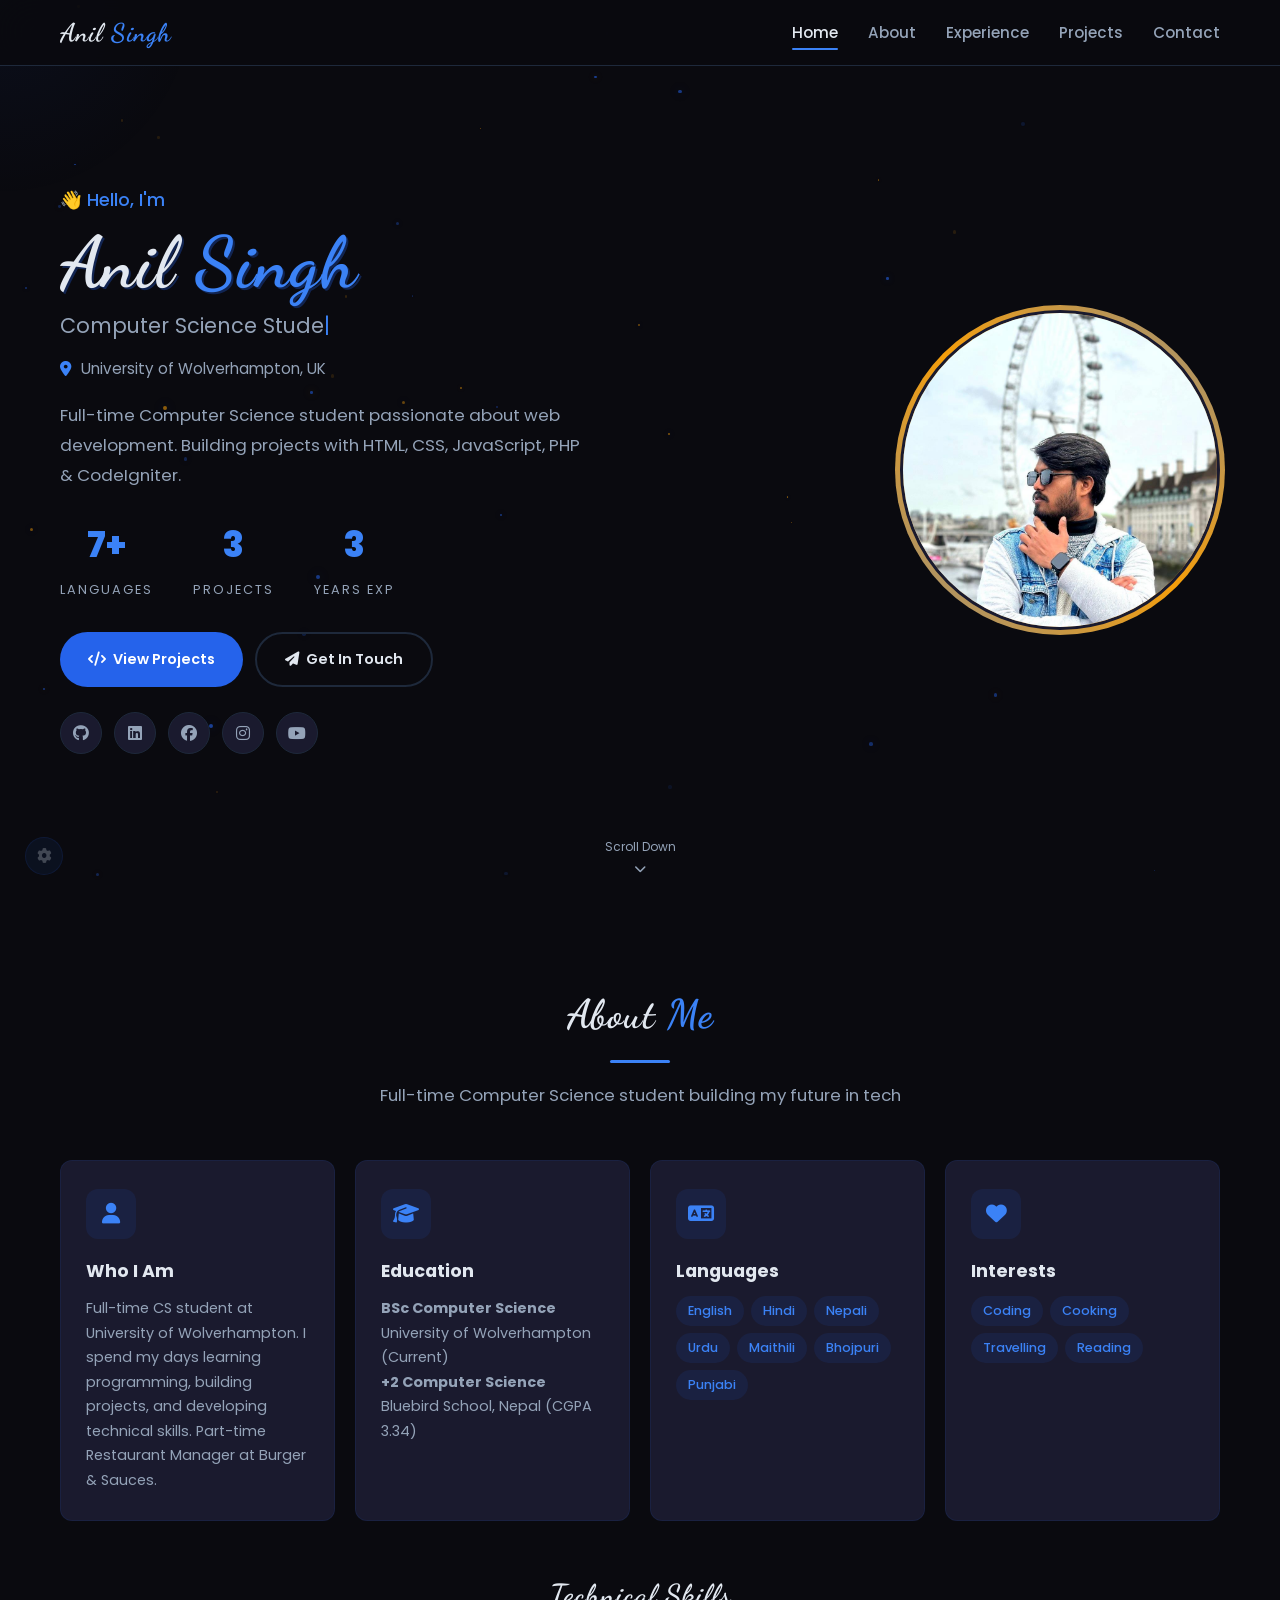
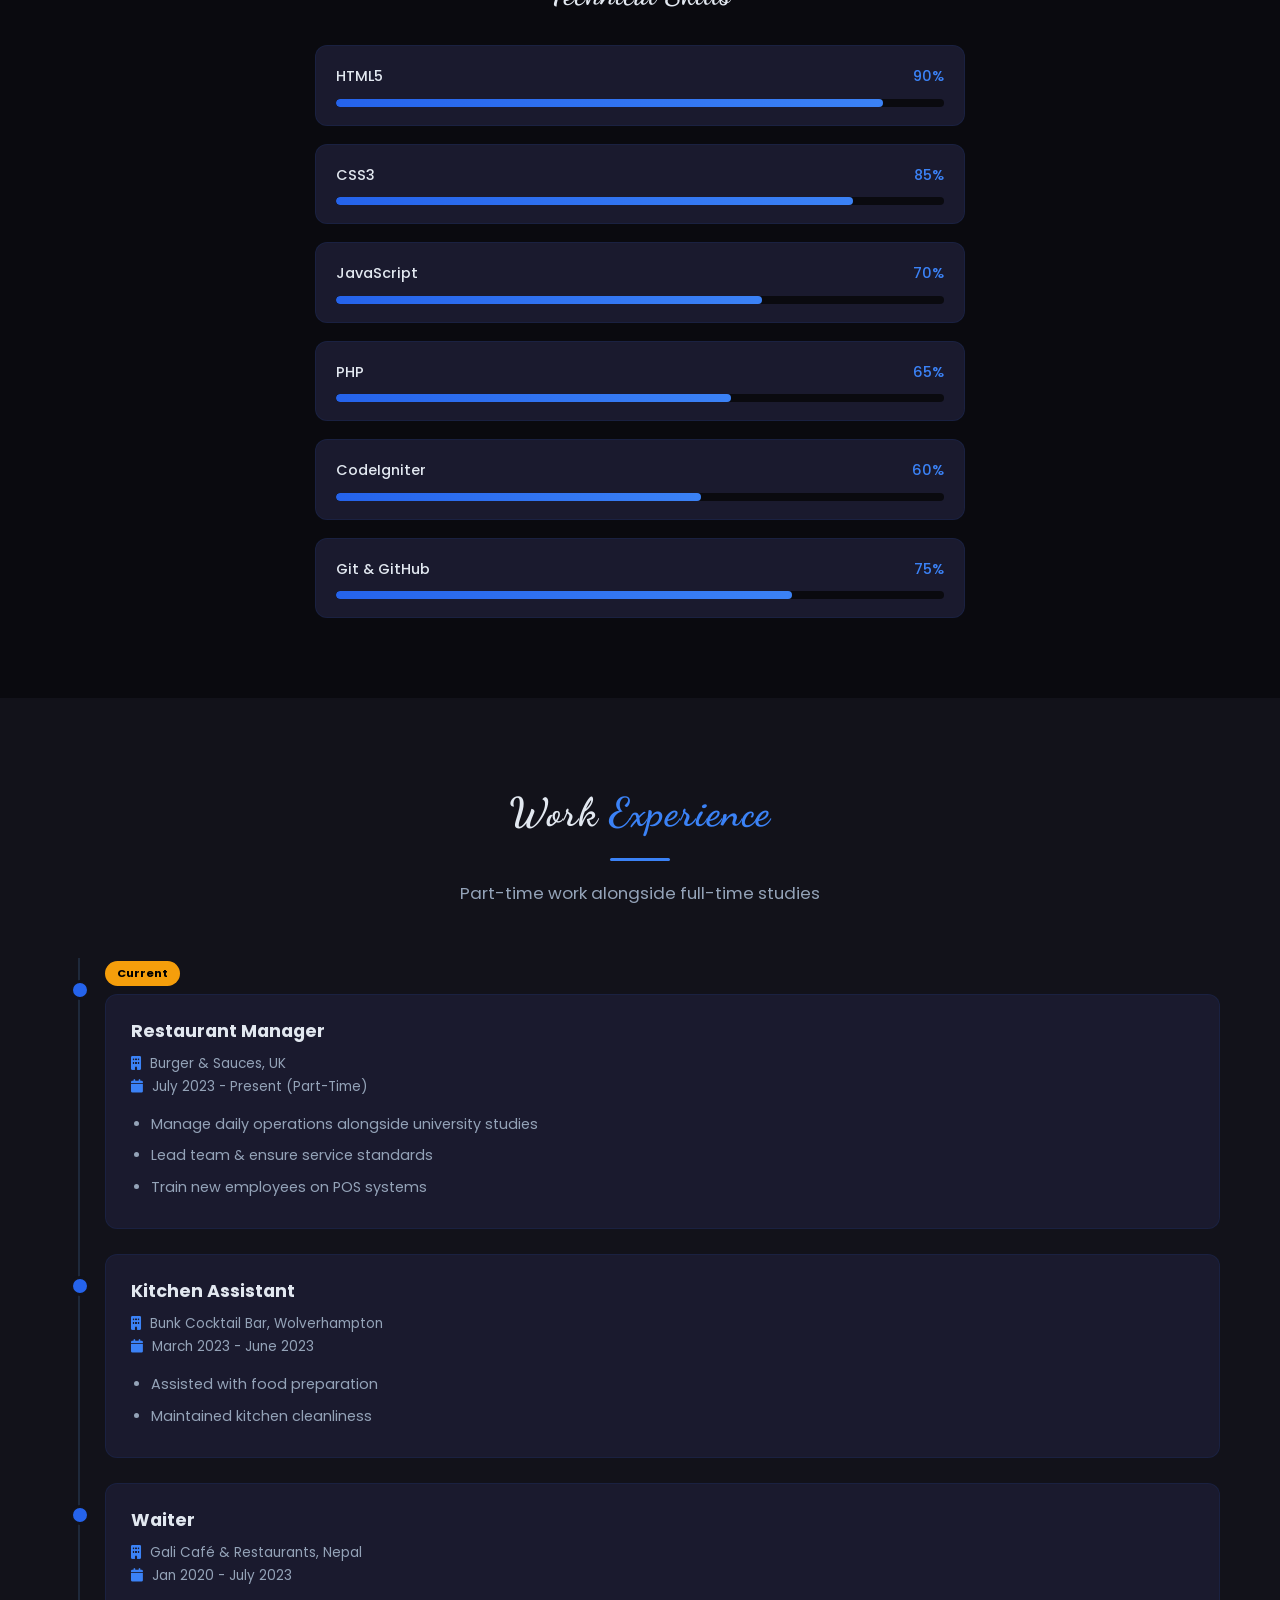
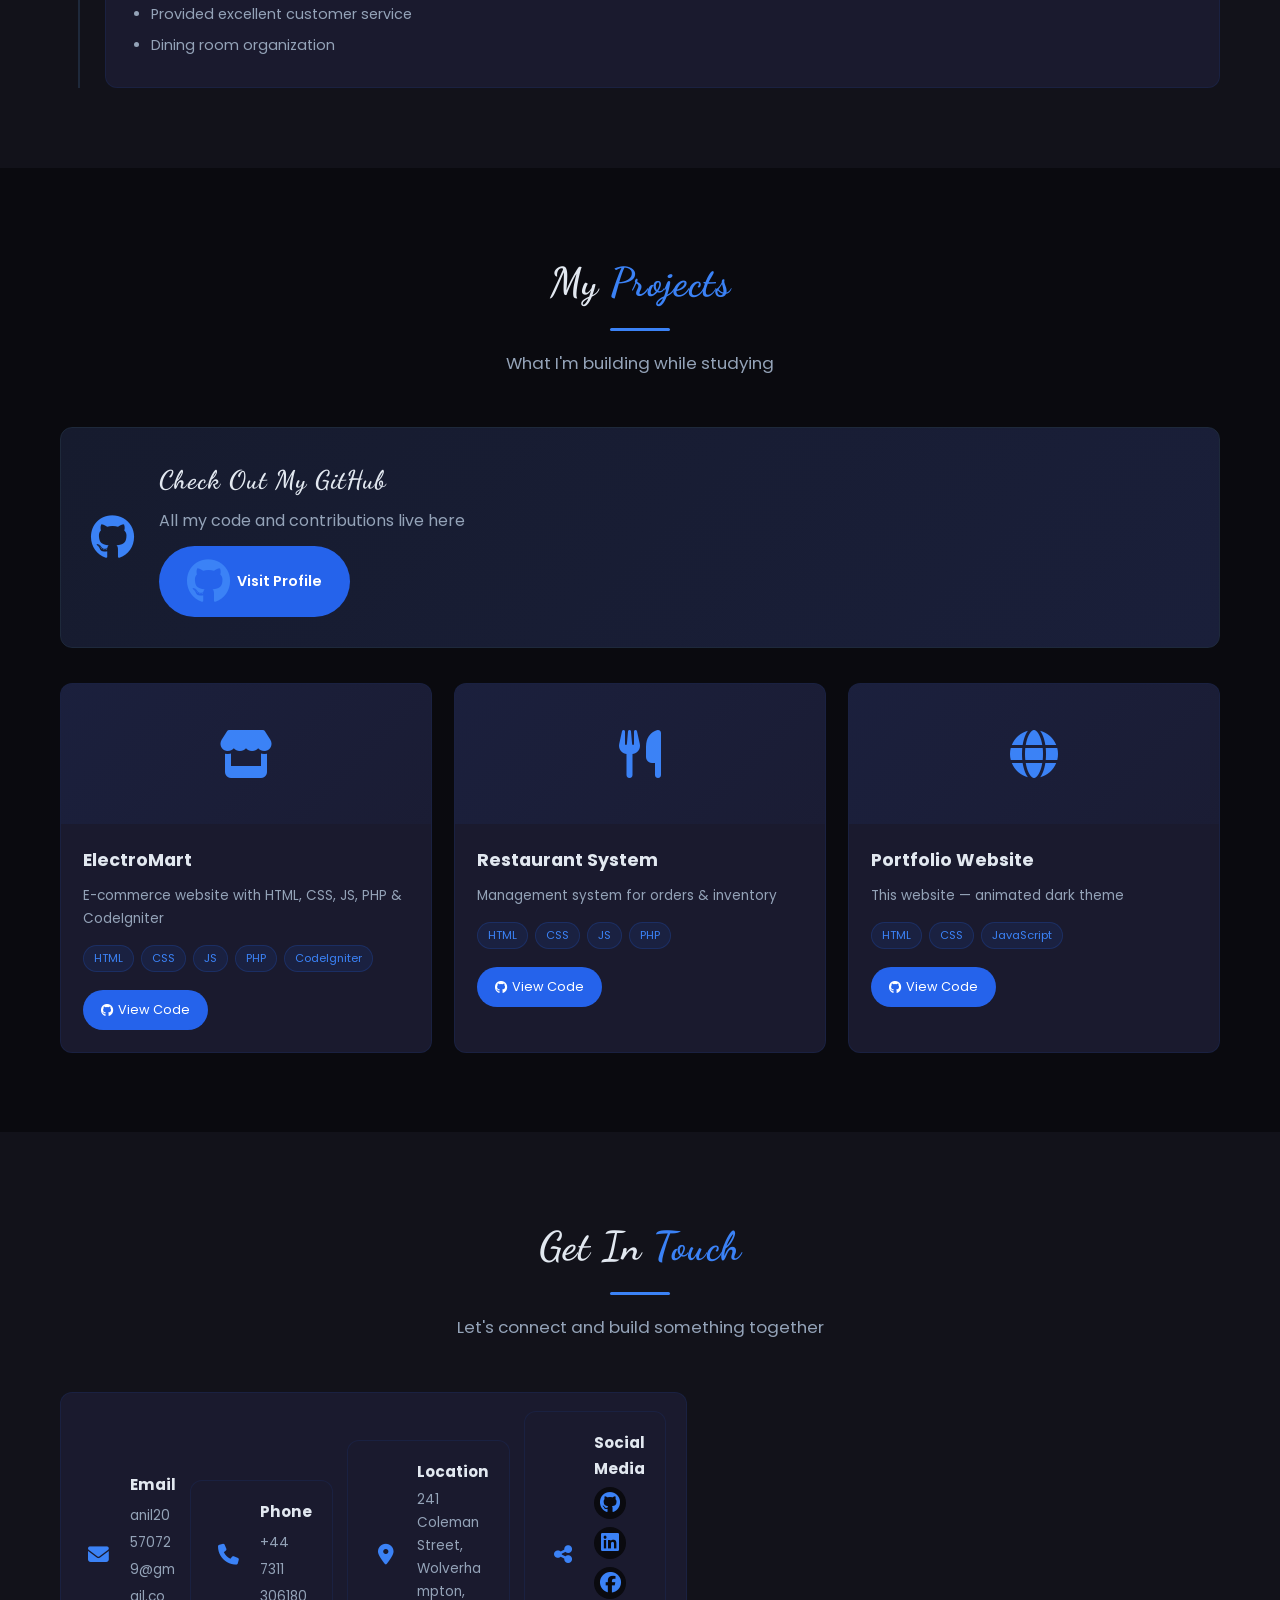
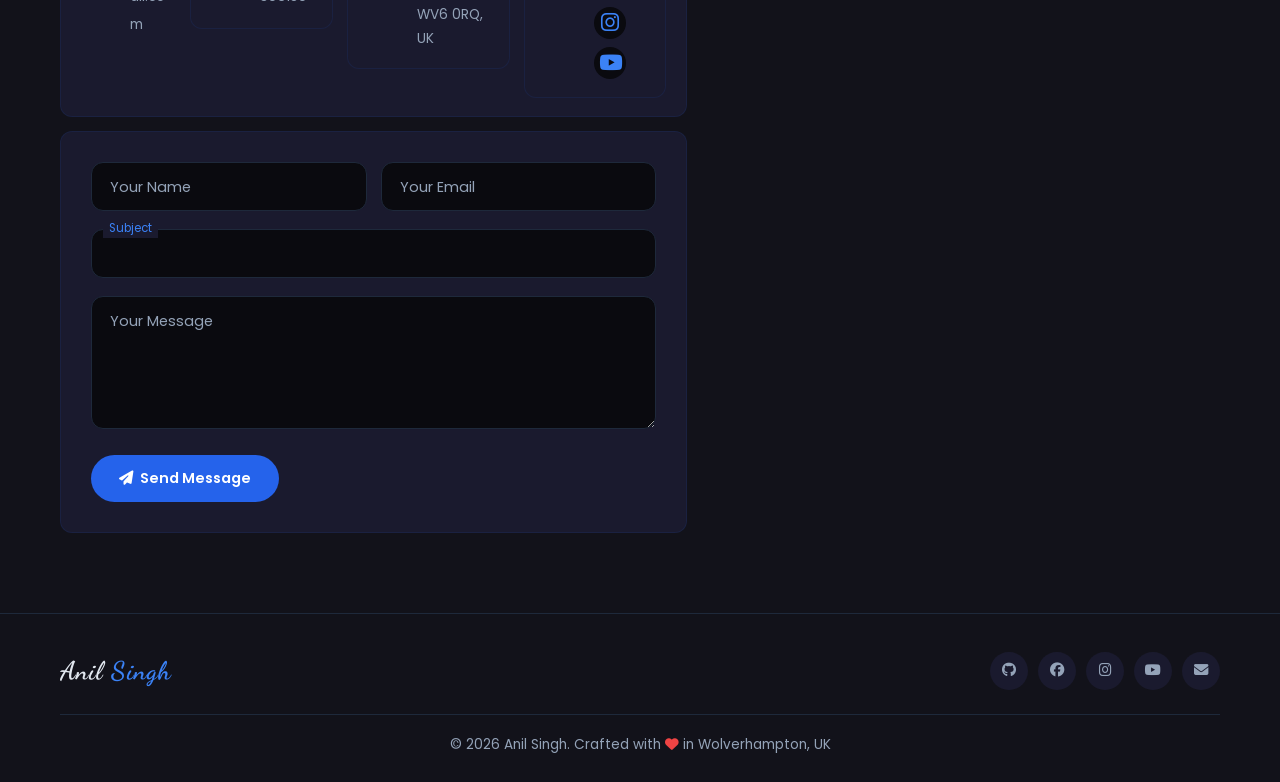
<file: index.html>
<!DOCTYPE html>
<html lang="en">
<head>
    <meta charset="UTF-8">
    <meta name="viewport" content="width=device-width, initial-scale=1.0">
    <meta name="description" content="Anil Singh - Computer Science Student at University of Wolverhampton | Aspiring Web Developer">
    <title>Anil Singh | CS Student & Developer</title>
    
    <!-- Google Fonts - Dancing Script + Poppins -->
    <link href="https://fonts.googleapis.com/css2?family=Dancing+Script:wght@400;500;600;700&family=Poppins:wght@300;400;500;600;700;800&display=swap" rel="stylesheet">
    
    <!-- Font Awesome -->
    <link rel="stylesheet" href="https://cdnjs.cloudflare.com/ajax/libs/font-awesome/6.4.0/css/all.min.css">
    
    <!-- AOS Animation -->
    <link href="https://unpkg.com/aos@2.3.1/dist/aos.css" rel="stylesheet">
    
    <!-- Main CSS -->
    <link rel="stylesheet" href="css/style.css">
</head>
<body>

    <!-- Cursor Glow -->
    <div class="cursor-glow"></div>

    <!-- Floating Particles -->
    <div id="particles"></div>

    <!-- ========== NAVIGATION ========== -->
    <nav id="navbar">
        <div class="nav-container">
            <a href="#home" class="logo cursive">Anil <span>Singh</span></a>
            <button class="hamburger" onclick="toggleMenu()" aria-label="Menu">
                <span></span><span></span><span></span>
            </button>
            <ul class="nav-links" id="navLinks">
                <li><a href="#home" class="active">Home</a></li>
                <li><a href="#about">About</a></li>
                <li><a href="#experience">Experience</a></li>
                <li><a href="#projects">Projects</a></li>
                <li><a href="#contact">Contact</a></li>
            </ul>
        </div>
    </nav>

    <!-- ========== HERO SECTION ========== -->
    <section id="home" class="hero">
        <div class="hero-container">
            <div class="hero-text" data-aos="fade-right" data-aos-duration="1000">
                <p class="greeting"><span class="wave">👋</span> Hello, I'm</p>
                <h1 class="cursive glitch-text">Anil <span>Singh</span></h1>
                <div class="typewriter">
                    <span id="typewriter-text"></span><span class="cursor">|</span>
                </div>
                <p class="location"><i class="fas fa-map-marker-alt pulse-icon"></i> University of Wolverhampton, UK</p>
                <p class="hero-bio">
                    Full-time Computer Science student passionate about web development. 
                    Building projects with HTML, CSS, JavaScript, PHP & CodeIgniter.
                </p>
                <div class="hero-stats">
                    <div class="stat" data-aos="zoom-in" data-aos-delay="200">
                        <span class="stat-number counter" data-target="7">0</span>
                        <span class="stat-label">Languages</span>
                    </div>
                    <div class="stat" data-aos="zoom-in" data-aos-delay="400">
                        <span class="stat-number counter" data-target="3">0</span>
                        <span class="stat-label">Projects</span>
                    </div>
                    <div class="stat" data-aos="zoom-in" data-aos-delay="600">
                        <span class="stat-number counter" data-target="3">0</span>
                        <span class="stat-label">Years Exp</span>
                    </div>
                </div>
                <div class="hero-buttons" data-aos="fade-up" data-aos-delay="800">
                    <a href="#projects" class="btn btn-primary">
                        <i class="fas fa-code"></i> View Projects
                    </a>
                    <a href="#contact" class="btn btn-outline">
                        <i class="fas fa-paper-plane"></i> Get In Touch
                    </a>
                </div>
                <div class="hero-social" data-aos="fade-up" data-aos-delay="1000">
                    <a href="https://github.com/Anil205707" target="_blank" class="social-icon" title="GitHub">
                        <i class="fab fa-github"></i>
                    </a>
                    <a href="https://linkedin.com/in/YOUR-LINKEDIN-USERNAME" target="_blank" class="social-icon" title="LinkedIn">
                        <i class="fab fa-linkedin"></i>
                    </a>
                    <a href="https://www.facebook.com/kushbaha.anilsingh/" target="_blank" class="social-icon" title="Facebook">
                        <i class="fab fa-facebook"></i>
                    </a>
                    <a href="https://www.instagram.com/mindreader29/" target="_blank" class="social-icon" title="Instagram">
                        <i class="fab fa-instagram"></i>
                    </a>
                    <a href="https://www.youtube.com/@PASPRODUCTIONS0" target="_blank" class="social-icon" title="YouTube">
                        <i class="fab fa-youtube"></i>
                    </a>
                </div>
            </div>
            <div class="hero-image" data-aos="fade-left" data-aos-duration="1000">
                <div class="image-wrapper">
                    <div class="image-border"></div>
                    <img src="images/anil-photo.jpg" alt="Anil Singh">
                </div>
            </div>
        </div>
        <div class="scroll-indicator">
            <span>Scroll Down</span>
            <i class="fas fa-chevron-down"></i>
        </div>
    </section>

    <!-- ========== ABOUT SECTION ========== -->
    <section id="about" class="section">
        <div class="container">
            <div class="section-header" data-aos="fade-up">
                <h2 class="section-title cursive">About <span>Me</span></h2>
                <div class="section-line"></div>
                <p class="section-subtitle">Full-time Computer Science student building my future in tech</p>
            </div>

            <div class="about-grid">
                <div class="about-card" data-aos="fade-right" data-aos-delay="100">
                    <div class="card-icon"><i class="fas fa-user"></i></div>
                    <h3>Who I Am</h3>
                    <p>Full-time CS student at University of Wolverhampton. I spend my days learning programming, building projects, and developing technical skills. Part-time Restaurant Manager at Burger & Sauces.</p>
                </div>
                <div class="about-card" data-aos="fade-up" data-aos-delay="200">
                    <div class="card-icon"><i class="fas fa-graduation-cap"></i></div>
                    <h3>Education</h3>
                    <p><strong>BSc Computer Science</strong><br>University of Wolverhampton (Current)</p>
                    <p><strong>+2 Computer Science</strong><br>Bluebird School, Nepal (CGPA 3.34)</p>
                </div>
                <div class="about-card" data-aos="fade-up" data-aos-delay="300">
                    <div class="card-icon"><i class="fas fa-language"></i></div>
                    <h3>Languages</h3>
                    <div class="lang-tags">
                        <span>English</span><span>Hindi</span><span>Nepali</span>
                        <span>Urdu</span><span>Maithili</span><span>Bhojpuri</span><span>Punjabi</span>
                    </div>
                </div>
                <div class="about-card" data-aos="fade-left" data-aos-delay="400">
                    <div class="card-icon"><i class="fas fa-heart"></i></div>
                    <h3>Interests</h3>
                    <div class="lang-tags">
                        <span>Coding</span><span>Cooking</span><span>Travelling</span><span>Reading</span>
                    </div>
                </div>
            </div>

            <!-- Skills -->
            <div class="skills-section" data-aos="fade-up">
                <h3 class="sub-heading cursive">Technical Skills</h3>
                <div class="skills-grid" id="skillsContainer">
                    <!-- Skills load dynamically from localStorage -->
                </div>
            </div>
        </div>
    </section>

    <!-- ========== EXPERIENCE SECTION ========== -->
    <section id="experience" class="section section-alt">
        <div class="container">
            <div class="section-header" data-aos="fade-up">
                <h2 class="section-title cursive">Work <span>Experience</span></h2>
                <div class="section-line"></div>
                <p class="section-subtitle">Part-time work alongside full-time studies</p>
            </div>

            <div class="timeline-vertical" id="experienceContainer">
                <!-- Experience loads dynamically -->
            </div>
        </div>
    </section>

    <!-- ========== PROJECTS SECTION ========== -->
    <section id="projects" class="section">
        <div class="container">
            <div class="section-header" data-aos="fade-up">
                <h2 class="section-title cursive">My <span>Projects</span></h2>
                <div class="section-line"></div>
                <p class="section-subtitle">What I'm building while studying</p>
            </div>

            <!-- GitHub Banner -->
            <div class="github-banner" data-aos="zoom-in">
                <i class="fab fa-github"></i>
                <div>
                    <h3 class="cursive">Check Out My GitHub</h3>
                    <p>All my code and contributions live here</p>
                    <a href="https://github.com/Anil205707" target="_blank" class="btn btn-primary">
                        <i class="fab fa-github"></i> Visit Profile
                    </a>
                </div>
            </div>

            <div class="projects-grid" id="projectsContainer">
                <!-- Projects load dynamically -->
            </div>
        </div>
    </section>

    <!-- ========== CONTACT SECTION ========== -->
    <section id="contact" class="section section-alt">
        <div class="container">
            <div class="section-header" data-aos="fade-up">
                <h2 class="section-title cursive">Get In <span>Touch</span></h2>
                <div class="section-line"></div>
                <p class="section-subtitle">Let's connect and build something together</p>
            </div>

            <div class="contact-grid">
                <div class="contact-info-cards" data-aos="fade-right">
                    <div class="info-card">
                        <i class="fas fa-envelope"></i>
                        <div>
                            <h4>Email</h4>
                            <a href="mailto:anil20570729@gmail.com">anil20570729@gmail.com</a>
                        </div>
                    <div class="info-card">
                        <i class="fas fa-phone"></i>
                        <div>
                            <h4>Phone</h4>
                            <a href="tel:+447311306180">+44 7311 306180</a>
                        </div>
                    </div>
                    <div class="info-card">
                        <i class="fas fa-map-marker-alt"></i>
                        <div>
                            <h4>Location</h4>
                            <p>241 Coleman Street, Wolverhampton, WV6 0RQ, UK</p>
                        </div>
                    </div>
                    <div class="info-card">
                        <i class="fas fa-share-alt"></i>
                        <div>
                            <h4>Social Media</h4>
                            <div class="info-social">
                                <a href="https://github.com/Anil205707" target="_blank"><i class="fab fa-github"></i></a>
                                <a href="https://linkedin.com/in/YOUR-LINKEDIN-USERNAME" target="_blank"><i class="fab fa-linkedin"></i></a>
                                <a href="https://www.facebook.com/kushbaha.anilsingh/" target="_blank"><i class="fab fa-facebook"></i></a>
                                <a href="https://www.instagram.com/mindreader29/" target="_blank"><i class="fab fa-instagram"></i></a>
                                <a href="https://www.youtube.com/@PASPRODUCTIONS0" target="_blank"><i class="fab fa-youtube"></i></a>
                            </div>
                        </div>
                    </div>
                </div>

                <div class="contact-form-wrapper" data-aos="fade-left">
                    <form id="contactForm" class="contact-form">
                        <div class="form-row">
                            <div class="form-group">
                                <input type="text" id="name" required>
                                <label>Your Name</label>
                            </div>
                            <div class="form-group">
                                <input type="email" id="email" required>
                                <label>Your Email</label>
                            </div>
                        </div>
                        <div class="form-group">
                            <input type="text" id="subject">
                            <label>Subject</label>
                        </div>
                        <div class="form-group">
                            <textarea id="message" rows="5" required></textarea>
                            <label>Your Message</label>
                        </div>
                        <button type="submit" class="btn btn-primary">
                            <i class="fas fa-paper-plane"></i> Send Message
                        </button>
                    </form>
                    <div id="formMessage" class="form-message"></div>
                </div>
            </div>
        </div>
    </section>

    <!-- ========== FOOTER ========== -->
    <footer>
        <div class="footer-container">
            <div class="footer-top">
                <a href="#home" class="footer-logo cursive">Anil <span>Singh</span></a>
                <div class="footer-social">
                    <a href="https://github.com/Anil205707" target="_blank"><i class="fab fa-github"></i></a>
                    <a href="https://www.facebook.com/kushbaha.anilsingh/" target="_blank"><i class="fab fa-facebook"></i></a>
                    <a href="https://www.instagram.com/mindreader29/" target="_blank"><i class="fab fa-instagram"></i></a>
                    <a href="https://www.youtube.com/@PASPRODUCTIONS0" target="_blank"><i class="fab fa-youtube"></i></a>
                    <a href="mailto:anil20570729@gmail.com"><i class="fas fa-envelope"></i></a>
                </div>
            </div>
            <div class="footer-bottom">
                <p>&copy; 2026 Anil Singh. Crafted with <i class="fas fa-heart pulse-icon"></i> in Wolverhampton, UK</p>
            </div>
        </div>
    </footer>

    <!-- ========== ADMIN BUTTON (Hidden in footer) ========== -->
    <a href="admin.html" class="admin-link" title="Admin Panel">
        <i class="fas fa-cog"></i>
    </a>

    <!-- Back to Top -->
    <button class="back-to-top" id="backToTop">
        <i class="fas fa-arrow-up"></i>
    </button>

    <!-- Scripts -->
    <script src="https://unpkg.com/aos@2.3.1/dist/aos.js"></script>
    <script src="js/main.js"></script>
</body>
</html>
</file>
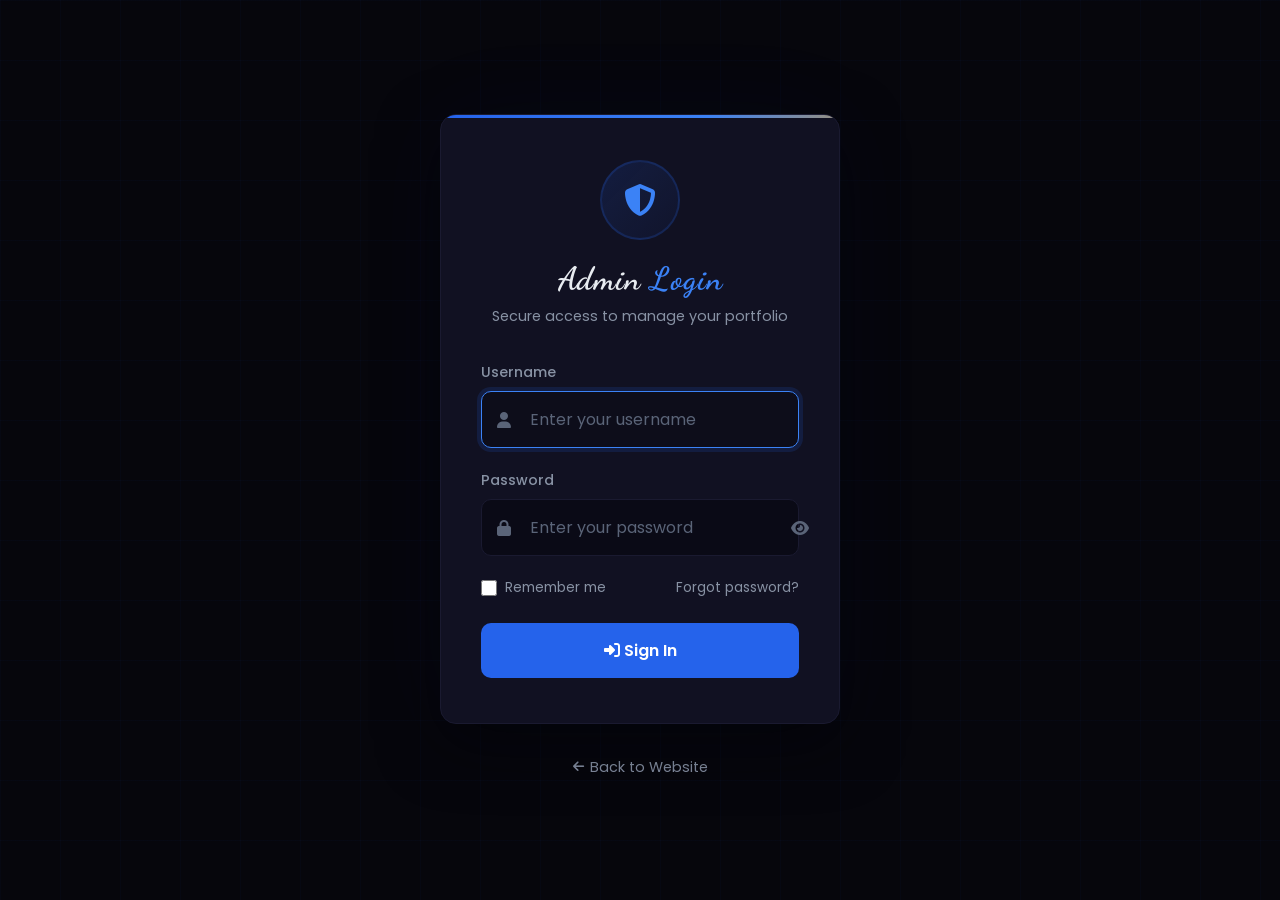
<file: admin.html>
<!DOCTYPE html>
<html lang="en">
<head>
    <meta charset="UTF-8">
    <meta name="viewport" content="width=device-width, initial-scale=1.0">
    <title>Admin Login | Anil Singh</title>
    
    <!-- Google Fonts -->
    <link href="https://fonts.googleapis.com/css2?family=Dancing+Script:wght@400;500;600;700&family=Poppins:wght@300;400;500;600;700&display=swap" rel="stylesheet">
    
    <!-- Font Awesome -->
    <link rel="stylesheet" href="https://cdnjs.cloudflare.com/ajax/libs/font-awesome/6.4.0/css/all.min.css">

    <style>
        /* ============================================
           ADMIN LOGIN PAGE - Dark Cursive Theme
           ============================================ */
        
        :root {
            --bg: #06060c;
            --card: #111122;
            --accent: #2563eb;
            --accent-light: #3b82f6;
            --accent-glow: rgba(37, 99, 235, 0.3);
            --gold: #f59e0b;
            --text: #e8ecf1;
            --text-secondary: #8892a4;
            --text-muted: #5a6478;
            --border: #1a1a30;
            --error: #ef4444;
            --error-bg: rgba(239, 68, 68, 0.1);
            --success: #10b981;
            --radius: 16px;
            --radius-sm: 10px;
            --transition: 0.3s cubic-bezier(0.4, 0, 0.2, 1);
        }

        * {
            margin: 0;
            padding: 0;
            box-sizing: border-box;
        }

        body {
            font-family: 'Poppins', 'Segoe UI', system-ui, sans-serif;
            background: #06060c;
            color: #e8ecf1;
            min-height: 100vh;
            display: flex;
            align-items: center;
            justify-content: center;
            overflow: hidden;
            position: relative;
        }

        .cursive {
            font-family: 'Dancing Script', cursive !important;
            letter-spacing: 1px;
        }

        /* ========== ANIMATED BACKGROUND ========== */
        .bg-particles {
            position: fixed;
            top: 0;
            left: 0;
            width: 100%;
            height: 100%;
            pointer-events: none;
            z-index: 0;
        }

        .bg-particle {
            position: absolute;
            border-radius: 50%;
            animation: floatUp linear infinite;
            opacity: 0;
        }

        @keyframes floatUp {
            0% {
                transform: translateY(100vh) scale(0);
                opacity: 0;
            }
            10% {
                opacity: 1;
            }
            90% {
                opacity: 1;
            }
            100% {
                transform: translateY(-10vh) scale(1);
                opacity: 0;
            }
        }

        /* Grid lines background */
        .bg-grid {
            position: fixed;
            top: 0;
            left: 0;
            width: 100%;
            height: 100%;
            background-image: 
                linear-gradient(rgba(37, 99, 235, 0.03) 1px, transparent 1px),
                linear-gradient(90deg, rgba(37, 99, 235, 0.03) 1px, transparent 1px);
            background-size: 60px 60px;
            pointer-events: none;
            z-index: 0;
        }

        /* ========== LOGIN CONTAINER ========== */
        .login-wrapper {
            position: relative;
            z-index: 1;
            width: 100%;
            max-width: 440px;
            padding: 20px;
        }

        .login-card {
            background: #111122;
            border: 1px solid #1a1a30;
            border-radius: 16px;
            padding: 45px 40px;
            box-shadow: 0 20px 60px rgba(0, 0, 0, 0.5), 0 0 100px rgba(37, 99, 235, 0.05);
            animation: cardSlideIn 0.6s ease;
            position: relative;
            overflow: hidden;
        }

        .login-card::before {
            content: '';
            position: absolute;
            top: 0;
            left: 0;
            right: 0;
            height: 3px;
            background: linear-gradient(90deg, #2563eb, #3b82f6, #f59e0b, #2563eb);
            background-size: 200% 100%;
            animation: shimmer 3s linear infinite;
        }

        @keyframes shimmer {
            0% { background-position: 200% 0; }
            100% { background-position: -200% 0; }
        }

        @keyframes cardSlideIn {
            from {
                opacity: 0;
                transform: translateY(30px) scale(0.95);
            }
            to {
                opacity: 1;
                transform: translateY(0) scale(1);
            }
        }

        /* ========== LOGIN HEADER ========== */
        .login-header {
            text-align: center;
            margin-bottom: 35px;
        }

        .login-icon-wrapper {
            width: 80px;
            height: 80px;
            background: linear-gradient(135deg, rgba(37, 99, 235, 0.15), rgba(37, 99, 235, 0.05));
            border-radius: 50%;
            display: flex;
            align-items: center;
            justify-content: center;
            margin: 0 auto 20px;
            border: 2px solid rgba(37, 99, 235, 0.2);
            position: relative;
            animation: iconPulse 3s ease-in-out infinite;
        }

        @keyframes iconPulse {
            0%, 100% {
                box-shadow: 0 0 0 0 rgba(37, 99, 235, 0.3);
            }
            50% {
                box-shadow: 0 0 0 20px rgba(37, 99, 235, 0);
            }
        }

        .login-icon-wrapper i {
            font-size: 2rem;
            color: #3b82f6;
        }

        .login-header h1 {
            font-size: 2rem;
            font-weight: 700;
            margin-bottom: 8px;
            color: #e8ecf1;
        }

        .login-header h1 span {
            color: #3b82f6;
        }

        .login-header p {
            color: #8892a4;
            font-size: 0.9rem;
        }

        /* ========== FORM ========== */
        .form-group {
            margin-bottom: 22px;
            position: relative;
        }

        .form-group label {
            display: block;
            margin-bottom: 8px;
            color: #8892a4;
            font-size: 0.88rem;
            font-weight: 500;
        }

        .input-wrapper {
            position: relative;
        }

        .input-wrapper i {
            position: absolute;
            left: 16px;
            top: 50%;
            transform: translateY(-50%);
            color: #5a6478;
            font-size: 1rem;
            transition: color 0.3s;
        }

        .input-wrapper input {
            width: 100%;
            padding: 15px 16px 15px 48px;
            background: #0a0a16;
            border: 1.5px solid #1a1a30;
            border-radius: 10px;
            color: #e8ecf1;
            font-family: 'Poppins', sans-serif;
            font-size: 1rem;
            transition: all 0.3s;
        }

        .input-wrapper input:focus {
            outline: none;
            border-color: #3b82f6;
            box-shadow: 0 0 0 4px rgba(37, 99, 235, 0.15);
            background: #0d0d1a;
        }

        .input-wrapper input:focus ~ i,
        .input-wrapper input:focus + i {
            color: #3b82f6;
        }

        .input-wrapper input::placeholder {
            color: #5a6478;
        }

        /* Password toggle */
        .password-toggle {
            position: absolute;
            right: 14px;
            top: 50%;
            transform: translateY(-50%);
            background: none;
            border: none;
            color: #5a6478;
            cursor: pointer;
            font-size: 1.1rem;
            padding: 5px;
            transition: color 0.3s;
        }

        .password-toggle:hover {
            color: #3b82f6;
        }

        /* Remember me */
        .remember-row {
            display: flex;
            justify-content: space-between;
            align-items: center;
            margin-bottom: 25px;
        }

        .remember-me {
            display: flex;
            align-items: center;
            gap: 8px;
            cursor: pointer;
            color: #8892a4;
            font-size: 0.85rem;
        }

        .remember-me input[type="checkbox"] {
            width: 16px;
            height: 16px;
            accent-color: #2563eb;
            cursor: pointer;
        }

        .forgot-password {
            color: #8892a4;
            font-size: 0.85rem;
            transition: color 0.3s;
            text-decoration: none;
        }

        .forgot-password:hover {
            color: #3b82f6;
        }

        /* Error message */
        .error-message {
            background: rgba(239, 68, 68, 0.1);
            border: 1px solid rgba(239, 68, 68, 0.3);
            color: #ef4444;
            padding: 14px 18px;
            border-radius: 10px;
            margin-bottom: 20px;
            display: none;
            text-align: center;
            font-size: 0.9rem;
            font-weight: 500;
            animation: shakeError 0.5s ease;
        }

        .error-message i {
            margin-right: 6px;
        }

        @keyframes shakeError {
            0%, 100% { transform: translateX(0); }
            20% { transform: translateX(-8px); }
            40% { transform: translateX(8px); }
            60% { transform: translateX(-6px); }
            80% { transform: translateX(4px); }
        }

        /* ========== BUTTON ========== */
        .btn-login {
            width: 100%;
            padding: 15px;
            background: #2563eb;
            color: white;
            border: none;
            border-radius: 10px;
            font-size: 1rem;
            font-weight: 600;
            cursor: pointer;
            transition: all 0.3s;
            display: flex;
            align-items: center;
            justify-content: center;
            gap: 10px;
            font-family: 'Poppins', sans-serif;
            position: relative;
            overflow: hidden;
        }

        .btn-login:hover {
            background: #3b82f6;
            box-shadow: 0 8px 30px rgba(37, 99, 235, 0.4);
            transform: translateY(-2px);
        }

        .btn-login:active {
            transform: translateY(0);
            box-shadow: 0 4px 15px rgba(37, 99, 235, 0.3);
        }

        .btn-login.loading {
            pointer-events: none;
            opacity: 0.8;
        }

        .btn-login.loading .btn-text {
            visibility: hidden;
        }

        .btn-login.loading .spinner {
            display: block;
        }

        .spinner {
            display: none;
            width: 20px;
            height: 20px;
            border: 2px solid rgba(255, 255, 255, 0.3);
            border-top-color: white;
            border-radius: 50%;
            position: absolute;
            animation: spin 0.8s linear infinite;
        }

        @keyframes spin {
            to { transform: rotate(360deg); }
        }

        /* ========== BACK LINK ========== */
        .back-link {
            text-align: center;
            margin-top: 25px;
        }

        .back-link a {
            color: #8892a4;
            font-size: 0.9rem;
            transition: all 0.3s;
            text-decoration: none;
            display: inline-flex;
            align-items: center;
            gap: 6px;
            padding: 8px 16px;
            border-radius: 20px;
        }

        .back-link a:hover {
            color: #3b82f6;
            background: rgba(37, 99, 235, 0.05);
        }

        .back-link i {
            font-size: 0.8rem;
        }

        /* ========== RESPONSIVE ========== */
        @media (max-width: 480px) {
            .login-card {
                padding: 30px 25px;
            }

            .login-header h1 {
                font-size: 1.6rem;
            }

            .login-icon-wrapper {
                width: 65px;
                height: 65px;
            }

            .login-icon-wrapper i {
                font-size: 1.6rem;
            }

            .remember-row {
                flex-direction: column;
                gap: 10px;
                align-items: flex-start;
            }
        }
    </style>
</head>
<body>

    <!-- Background Effects -->
    <div class="bg-grid"></div>
    <div class="bg-particles" id="bgParticles"></div>

    <!-- Login Container -->
    <div class="login-wrapper">
        <div class="login-card">
            
            <!-- Header -->
            <div class="login-header">
                <div class="login-icon-wrapper">
                    <i class="fas fa-shield-halved"></i>
                </div>
                <h1 class="cursive">Admin <span>Login</span></h1>
                <p>Secure access to manage your portfolio</p>
            </div>

            <!-- Error Message -->
            <div class="error-message" id="errorMessage">
                <i class="fas fa-exclamation-circle"></i>
                <span id="errorText">Invalid username or password</span>
            </div>

            <!-- Login Form -->
            <form id="loginForm" autocomplete="off">
                <!-- Username -->
                <div class="form-group">
                    <label for="username">Username</label>
                    <div class="input-wrapper">
                        <i class="fas fa-user"></i>
                        <input 
                            type="text" 
                            id="username" 
                            placeholder="Enter your username" 
                            required 
                            autocomplete="off"
                        >
                    </div>
                </div>

                <!-- Password -->
                <div class="form-group">
                    <label for="password">Password</label>
                    <div class="input-wrapper">
                        <i class="fas fa-lock"></i>
                        <input 
                            type="password" 
                            id="password" 
                            placeholder="Enter your password" 
                            required 
                            autocomplete="off"
                        >
                        <button type="button" class="password-toggle" onclick="togglePassword()" tabindex="-1">
                            <i class="fas fa-eye" id="togglePasswordIcon"></i>
                        </button>
                    </div>
                </div>

                <!-- Remember & Forgot -->
                <div class="remember-row">
                    <label class="remember-me">
                        <input type="checkbox" id="rememberMe">
                        <span>Remember me</span>
                    </label>
                    <a href="#" class="forgot-password" onclick="showForgotMessage()">Forgot password?</a>
                </div>

                <!-- Submit Button -->
                <button type="submit" class="btn-login" id="loginButton">
                    <span class="btn-text">
                        <i class="fas fa-sign-in-alt"></i> Sign In
                    </span>
                    <div class="spinner"></div>
                </button>
            </form>
        </div>

        <!-- Back to Website -->
        <div class="back-link">
            <a href="index.html">
                <i class="fas fa-arrow-left"></i> Back to Website
            </a>
        </div>
    </div>

    <script>
        // ============================================
        // ADMIN LOGIN PAGE - JavaScript
        // ============================================

        // ---------- BACKGROUND PARTICLES ----------
        function createParticles() {
            const container = document.getElementById('bgParticles');
            const colors = ['#2563eb', '#3b82f6', '#f59e0b', '#8892a4'];
            
            for (let i = 0; i < 40; i++) {
                const particle = document.createElement('div');
                particle.classList.add('bg-particle');
                
                const size = Math.random() * 4 + 1;
                const color = colors[Math.floor(Math.random() * colors.length)];
                const left = Math.random() * 100;
                const duration = Math.random() * 15 + 10;
                const delay = Math.random() * 15;
                
                particle.style.cssText = `
                    width: ${size}px;
                    height: ${size}px;
                    background: ${color};
                    left: ${left}%;
                    animation-duration: ${duration}s;
                    animation-delay: ${delay}s;
                    box-shadow: 0 0 ${size * 4}px ${color}40;
                `;
                
                container.appendChild(particle);
            }
        }
        createParticles();

        // ---------- PASSWORD TOGGLE ----------
        function togglePassword() {
            const passwordInput = document.getElementById('password');
            const toggleIcon = document.getElementById('togglePasswordIcon');
            
            if (passwordInput.type === 'password') {
                passwordInput.type = 'text';
                toggleIcon.classList.remove('fa-eye');
                toggleIcon.classList.add('fa-eye-slash');
            } else {
                passwordInput.type = 'password';
                toggleIcon.classList.remove('fa-eye-slash');
                toggleIcon.classList.add('fa-eye');
            }
        }

        // ---------- FORGOT PASSWORD ----------
        function showForgotMessage() {
            const errorEl = document.getElementById('errorMessage');
            const errorText = document.getElementById('errorText');
            
            errorText.textContent = '🔐 Default credentials: Username: anil | Password: anil2024';
            errorEl.style.display = 'block';
            errorEl.style.background = 'rgba(37, 99, 235, 0.1)';
            errorEl.style.border = '1px solid rgba(37, 99, 235, 0.3)';
            errorEl.style.color = '#3b82f6';
            
            setTimeout(() => {
                errorEl.style.display = 'none';
                errorEl.style.background = 'rgba(239, 68, 68, 0.1)';
                errorEl.style.border = '1px solid rgba(239, 68, 68, 0.3)';
                errorEl.style.color = '#ef4444';
            }, 5000);
        }

        // ---------- SHOW ERROR ----------
        function showError(message) {
            const errorEl = document.getElementById('errorMessage');
            const errorText = document.getElementById('errorText');
            
            errorText.textContent = message;
            errorEl.style.display = 'block';
            errorEl.style.animation = 'none';
            errorEl.offsetHeight; // Trigger reflow
            errorEl.style.animation = 'shakeError 0.5s ease';
            
            setTimeout(() => {
                errorEl.style.display = 'none';
            }, 4000);
        }

        // ---------- LOGIN FORM SUBMIT ----------
        document.getElementById('loginForm').addEventListener('submit', function(e) {
            e.preventDefault();
            
            const username = document.getElementById('username').value.trim();
            const password = document.getElementById('password').value.trim();
            const rememberMe = document.getElementById('rememberMe').checked;
            const loginButton = document.getElementById('loginButton');
            
            // 🔑 CREDENTIALS (Change these!)
            const ADMIN_USERNAME = 'anil';
            const ADMIN_PASSWORD = 'anil2024';
            
            // Validation
            if (!username) {
                showError('Please enter your username');
                document.getElementById('username').focus();
                return;
            }
            
            if (!password) {
                showError('Please enter your password');
                document.getElementById('password').focus();
                return;
            }
            
            // Show loading
            loginButton.classList.add('loading');
            
            // Simulate authentication delay
            setTimeout(() => {
                if (username === ADMIN_USERNAME && password === ADMIN_PASSWORD) {
                    // Success!
                    localStorage.setItem('admin_logged_in', 'true');
                    localStorage.setItem('admin_login_time', Date.now());
                    
                    if (rememberMe) {
                        localStorage.setItem('admin_remember', 'true');
                    }
                    
                    // Success animation
                    loginButton.classList.remove('loading');
                    loginButton.style.background = '#10b981';
                    loginButton.innerHTML = '<i class="fas fa-check-circle"></i> Access Granted!';
                    
                    // Redirect
                    setTimeout(() => {
                        window.location.href = 'dashboard.html';
                    }, 800);
                    
                } else {
                    // Failed
                    loginButton.classList.remove('loading');
                    showError('Invalid username or password. Please try again.');
                    document.getElementById('password').value = '';
                    document.getElementById('password').focus();
                }
            }, 1000);
        });

        // ---------- CHECK IF ALREADY LOGGED IN ----------
        function checkExistingSession() {
            const isLoggedIn = localStorage.getItem('admin_logged_in');
            const loginTime = parseInt(localStorage.getItem('admin_login_time') || '0');
            const remember = localStorage.getItem('admin_remember');
            
            if (isLoggedIn === 'true') {
                // If "remember me" was checked, session lasts 7 days
                const sessionDuration = remember === 'true' ? 7 * 24 * 60 * 60 * 1000 : 24 * 60 * 60 * 1000;
                
                if (Date.now() - loginTime < sessionDuration) {
                    // Still valid session, redirect to dashboard
                    window.location.href = 'dashboard.html';
                } else {
                    // Session expired
                    localStorage.removeItem('admin_logged_in');
                    localStorage.removeItem('admin_login_time');
                    localStorage.removeItem('admin_remember');
                }
            }
        }

        // Check on page load
        checkExistingSession();

        // ---------- KEYBOARD SHORTCUT ----------
        document.addEventListener('keydown', function(e) {
            // Press Enter to submit from any field
            if (e.key === 'Enter') {
                const activeElement = document.activeElement;
                if (activeElement && (activeElement.id === 'username' || activeElement.id === 'password')) {
                    document.getElementById('loginForm').dispatchEvent(new Event('submit'));
                }
            }
            
            // Press Escape to go back to website
            if (e.key === 'Escape') {
                window.location.href = 'index.html';
            }
        });

        // Auto-focus username field
        document.getElementById('username').focus();

        console.log('🔐 Admin Login Page Ready');
        console.log('👤 Default: anil / anil2024');
    </script>
</body>
</html>
</file>
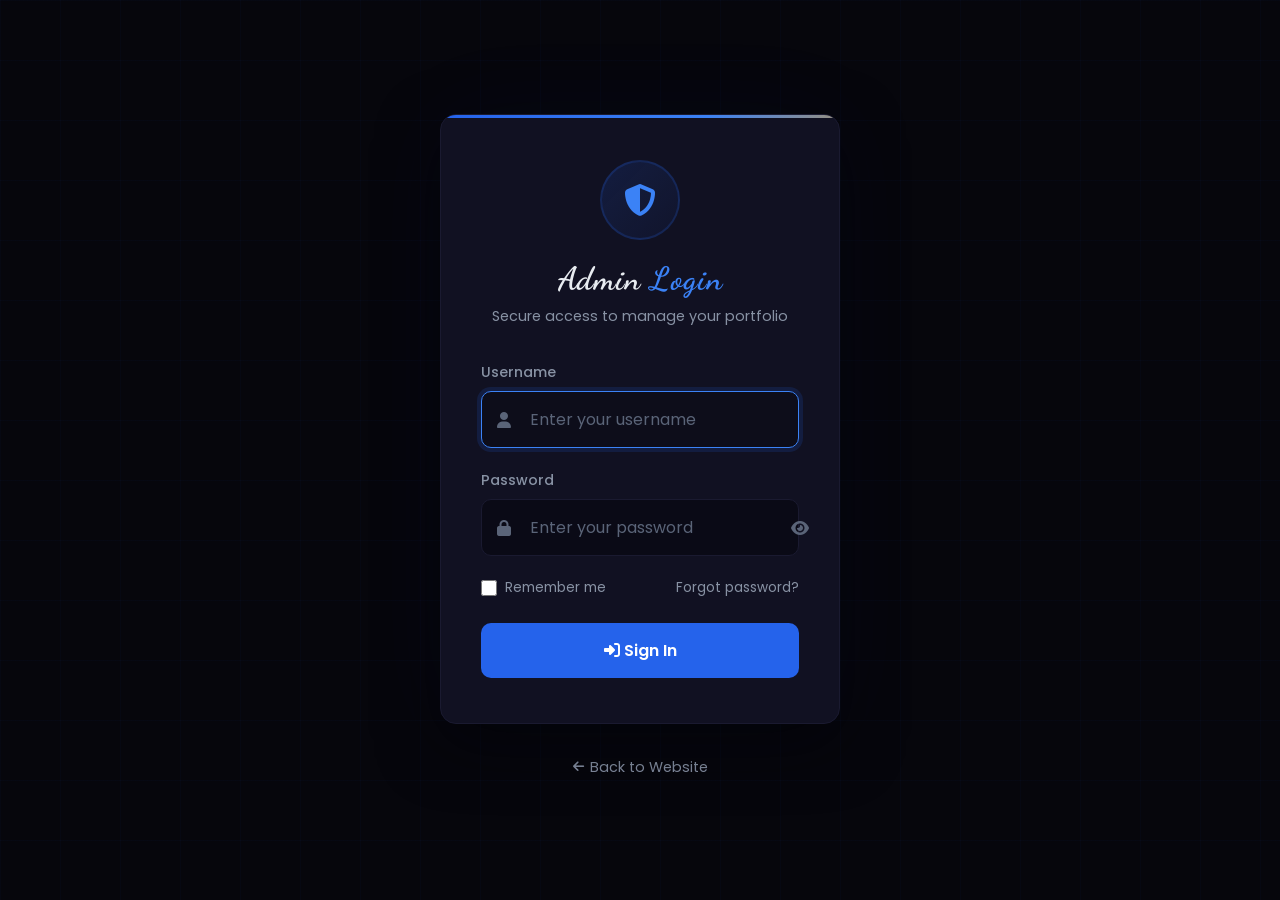
<file: dashboard.html>
<!DOCTYPE html>
<html lang="en">
<head>
    <meta charset="UTF-8">
    <meta name="viewport" content="width=device-width, initial-scale=1.0">
    <title>Dashboard | Anil Singh</title>
    
    <!-- Google Fonts -->
    <link href="https://fonts.googleapis.com/css2?family=Dancing+Script:wght@400;500;600;700&family=Poppins:wght@300;400;500;600;700&display=swap" rel="stylesheet">
    
    <!-- Font Awesome -->
    <link rel="stylesheet" href="https://cdnjs.cloudflare.com/ajax/libs/font-awesome/6.4.0/css/all.min.css">

    <style>
        /* ============================================
           COMPLETE DARK DASHBOARD STYLES
           ============================================ */
        
        :root {
            --bg: #06060c;
            --sidebar-bg: #0a0a14;
            --card: #111122;
            --card-hover: #161630;
            --accent: #2563eb;
            --accent-light: #3b82f6;
            --accent-glow: rgba(37, 99, 235, 0.3);
            --gold: #f59e0b;
            --text: #e8ecf1;
            --text-secondary: #8892a4;
            --text-muted: #5a6478;
            --border: #1a1a30;
            --border-light: #252540;
            --success: #10b981;
            --error: #ef4444;
            --radius: 14px;
            --radius-sm: 10px;
            --transition: 0.3s cubic-bezier(0.4, 0, 0.2, 1);
        }

        * { margin: 0; padding: 0; box-sizing: border-box; }

        body {
            font-family: 'Poppins', 'Segoe UI', system-ui, sans-serif;
            background: #06060c;
            color: #e8ecf1;
            display: flex;
            min-height: 100vh;
            overflow-x: hidden;
        }

        .cursive {
            font-family: 'Dancing Script', cursive !important;
        }

        a { text-decoration: none; color: inherit; }
        img { max-width: 100%; }

        /* Scrollbar */
        ::-webkit-scrollbar { width: 6px; }
        ::-webkit-scrollbar-track { background: #06060c; }
        ::-webkit-scrollbar-thumb { background: #252540; border-radius: 3px; }
        ::-webkit-scrollbar-thumb:hover { background: #2563eb; }

        /* ========== SIDEBAR ========== */
        .sidebar {
            width: 280px;
            background: #0a0a14;
            border-right: 1px solid #1a1a30;
            display: flex;
            flex-direction: column;
            position: fixed;
            top: 0; left: 0;
            height: 100vh;
            z-index: 1000;
            transition: transform 0.3s ease;
        }

        .sidebar-header {
            padding: 30px 25px;
            border-bottom: 1px solid #1a1a30;
            display: flex;
            justify-content: space-between;
            align-items: center;
        }

        .sidebar-logo {
            font-size: 1.6rem;
            font-weight: 700;
            color: #e8ecf1;
            letter-spacing: -0.5px;
        }

        .sidebar-close {
            display: none;
            background: none;
            border: none;
            color: #8892a4;
            font-size: 1.3rem;
            cursor: pointer;
        }
        .sidebar-close:hover { color: #e8ecf1; }

        .sidebar-nav {
            flex: 1;
            padding: 20px 15px;
            display: flex;
            flex-direction: column;
            gap: 4px;
            overflow-y: auto;
        }

        .nav-item {
            display: flex;
            align-items: center;
            gap: 14px;
            padding: 14px 18px;
            border-radius: 10px;
            color: #8892a4;
            transition: all 0.3s;
            font-weight: 500;
            font-size: 0.95rem;
            cursor: pointer;
        }

        .nav-item:hover {
            background: #161630;
            color: #e8ecf1;
        }

        .nav-item.active {
            background: #2563eb;
            color: white;
            box-shadow: 0 8px 25px rgba(37, 99, 235, 0.3);
        }

        .nav-item i { width: 22px; text-align: center; font-size: 1.1rem; }

        .sidebar-footer {
            padding: 20px 15px;
            border-top: 1px solid #1a1a30;
            display: flex;
            flex-direction: column;
            gap: 10px;
        }

        .btn-outline-admin, .btn-danger-admin {
            width: 100%;
            padding: 12px;
            border-radius: 10px;
            border: none;
            cursor: pointer;
            font-weight: 600;
            font-size: 0.9rem;
            transition: all 0.3s;
            text-align: center;
            display: flex;
            align-items: center;
            justify-content: center;
            gap: 8px;
            font-family: 'Poppins', sans-serif;
        }

        .btn-outline-admin {
            background: transparent;
            color: #3b82f6;
            border: 1.5px solid #3b82f6;
        }
        .btn-outline-admin:hover {
            background: rgba(37, 99, 235, 0.1);
            box-shadow: 0 5px 20px rgba(37, 99, 235, 0.3);
        }

        .btn-danger-admin {
            background: transparent;
            color: #ef4444;
            border: 1.5px solid rgba(239, 68, 68, 0.3);
        }
        .btn-danger-admin:hover {
            background: rgba(239, 68, 68, 0.1);
            border-color: #ef4444;
        }

        /* Overlay */
        .sidebar-overlay {
            display: none;
            position: fixed;
            inset: 0;
            background: rgba(0,0,0,0.6);
            z-index: 999;
        }

        /* ========== MAIN CONTENT ========== */
        .main-content {
            flex: 1;
            margin-left: 280px;
            min-height: 100vh;
            background: #06060c;
        }

        .top-bar {
            background: #0a0a14;
            border-bottom: 1px solid #1a1a30;
            padding: 20px 30px;
            display: flex;
            justify-content: space-between;
            align-items: center;
            position: sticky;
            top: 0;
            z-index: 100;
        }

        .menu-toggle {
            display: none;
            background: none;
            border: none;
            color: #e8ecf1;
            font-size: 1.5rem;
            cursor: pointer;
            padding: 5px;
        }

        .user-info {
            display: flex;
            align-items: center;
            gap: 12px;
            color: #8892a4;
            font-size: 0.9rem;
        }

        .user-avatar {
            width: 38px; height: 38px;
            background: #2563eb;
            border-radius: 50%;
            display: flex;
            align-items: center;
            justify-content: center;
            color: white;
            font-size: 0.9rem;
        }

        /* ========== DASHBOARD CONTENT ========== */
        .dashboard-content {
            padding: 30px;
            max-width: 1000px;
        }

        .content-section {
            display: none;
            animation: fadeIn 0.4s ease;
        }

        .content-section.active {
            display: block;
        }

        @keyframes fadeIn {
            from { opacity: 0; transform: translateY(15px); }
            to { opacity: 1; transform: translateY(0); }
        }

        /* ========== SECTION CARD ========== */
        .section-card {
            background: #111122;
            border: 1px solid #1a1a30;
            border-radius: 14px;
            padding: 35px;
            box-shadow: 0 4px 20px rgba(0,0,0,0.2);
        }

        .section-card-header {
            margin-bottom: 30px;
            padding-bottom: 20px;
            border-bottom: 1px solid #1a1a30;
        }

        .section-card-header h3 {
            font-size: 1.3rem;
            font-weight: 600;
            display: flex;
            align-items: center;
            gap: 10px;
            margin-bottom: 5px;
            color: #e8ecf1;
        }

        .section-card-header h3 i { color: #3b82f6; font-size: 1.2rem; }

        .section-card-header p {
            color: #8892a4;
            font-size: 0.9rem;
            margin-left: 32px;
        }

        /* ========== FORMS ========== */
        .admin-form {
            display: flex;
            flex-direction: column;
            gap: 20px;
        }

        .form-row {
            display: grid;
            grid-template-columns: 1fr 1fr;
            gap: 20px;
        }

        .form-group {
            display: flex;
            flex-direction: column;
            gap: 8px;
        }

        .form-group label {
            color: #8892a4;
            font-size: 0.88rem;
            font-weight: 500;
            display: flex;
            align-items: center;
            gap: 6px;
        }

        .form-group label i { color: #3b82f6; }

        .checkbox-label {
            display: flex;
            align-items: center;
            gap: 10px;
            cursor: pointer;
            padding: 12px 0;
            color: #8892a4;
        }

        .checkbox-label input[type="checkbox"] {
            width: 18px; height: 18px;
            accent-color: #2563eb;
            cursor: pointer;
        }

        .form-input {
            padding: 13px 16px;
            background: #0a0a16;
            border: 1.5px solid #1a1a30;
            border-radius: 10px;
            color: #e8ecf1;
            font-family: 'Poppins', sans-serif;
            font-size: 0.95rem;
            transition: all 0.3s;
            width: 100%;
        }

        .form-input:focus {
            outline: none;
            border-color: #3b82f6;
            box-shadow: 0 0 0 4px rgba(37, 99, 235, 0.15);
            background: #0d0d1a;
        }

        .form-input::placeholder { color: #5a6478; }

        textarea.form-input {
            resize: vertical;
            min-height: 90px;
        }

        select.form-input {
            cursor: pointer;
            appearance: none;
            background-image: url("data:image/svg+xml,%3Csvg xmlns='http://www.w3.org/2000/svg' width='12' height='12' fill='%238892a4' viewBox='0 0 16 16'%3E%3Cpath d='M8 11L3 6h10l-5 5z'/%3E%3C/svg%3E");
            background-repeat: no-repeat;
            background-position: right 15px center;
            padding-right: 40px;
        }

        /* ========== BUTTONS ========== */
        .btn-save-admin, .btn-add-admin {
            padding: 14px 28px;
            background: #2563eb;
            color: white;
            border: none;
            border-radius: 10px;
            font-weight: 600;
            cursor: pointer;
            transition: all 0.3s;
            font-size: 0.95rem;
            display: inline-flex;
            align-items: center;
            gap: 8px;
            font-family: 'Poppins', sans-serif;
            width: fit-content;
        }

        .btn-save-admin:hover, .btn-add-admin:hover {
            background: #3b82f6;
            box-shadow: 0 8px 30px rgba(37, 99, 235, 0.4);
            transform: translateY(-2px);
        }

        /* ========== ADD ITEM ROW ========== */
        .add-item-row {
            display: flex;
            gap: 10px;
            margin-bottom: 25px;
            align-items: center;
        }

        .add-item-row .form-input { flex: 1; }
        .add-item-row .btn-add-admin { flex-shrink: 0; }

        /* ========== ITEMS LIST ========== */
        .items-list {
            display: flex;
            flex-direction: column;
            gap: 10px;
            margin-top: 20px;
        }

        .list-item {
            background: #0a0a16;
            border: 1px solid #1a1a30;
            border-radius: 10px;
            padding: 16px 20px;
            display: flex;
            justify-content: space-between;
            align-items: center;
            transition: all 0.3s;
        }

        .list-item:hover {
            border-color: #3b82f6;
            background: #161630;
            transform: translateX(5px);
        }

        .list-item-info h4 {
            font-weight: 600;
            margin-bottom: 3px;
            display: flex;
            align-items: center;
            gap: 8px;
            color: #e8ecf1;
        }

        .list-item-info p, .list-item-info span {
            color: #8892a4;
            font-size: 0.85rem;
        }

        .list-item-actions { display: flex; gap: 8px; }

        .btn-icon {
            width: 36px; height: 36px;
            border-radius: 50%;
            border: none;
            cursor: pointer;
            transition: all 0.3s;
            display: flex;
            align-items: center;
            justify-content: center;
            font-size: 0.85rem;
        }

        .btn-icon-delete {
            background: rgba(239, 68, 68, 0.1);
            color: #ef4444;
        }
        .btn-icon-delete:hover {
            background: #ef4444;
            color: white;
        }

        /* Empty state */
        .empty-state {
            text-align: center;
            padding: 40px;
            color: #5a6478;
        }
        .empty-state i {
            font-size: 2.5rem;
            margin-bottom: 15px;
            opacity: 0.3;
            color: #3b82f6;
        }

        /* ========== ALERT MESSAGE ========== */
        .alert-message {
            margin-top: 20px;
            padding: 14px 18px;
            border-radius: 10px;
            display: none;
            font-weight: 500;
            font-size: 0.9rem;
            animation: fadeIn 0.3s ease;
        }

        .alert-message.success {
            display: block;
            background: rgba(16, 185, 129, 0.1);
            color: #10b981;
            border: 1px solid rgba(16, 185, 129, 0.3);
        }

        .alert-message.error {
            display: block;
            background: rgba(239, 68, 68, 0.1);
            color: #ef4444;
            border: 1px solid rgba(239, 68, 68, 0.3);
        }

        /* ========== RESPONSIVE ========== */
        @media (max-width: 1024px) {
            .form-row { grid-template-columns: 1fr; }
        }

        @media (max-width: 768px) {
            .sidebar {
                transform: translateX(-100%);
            }
            .sidebar.open {
                transform: translateX(0);
            }
            .sidebar-close { display: block; }
            .sidebar-overlay.active { display: block; }
            
            .menu-toggle { display: block; }
            
            .main-content {
                margin-left: 0;
            }
            
            .dashboard-content {
                padding: 15px;
            }
            
            .section-card {
                padding: 20px;
            }
            
            .add-item-row {
                flex-direction: column;
            }
            
            .add-item-row .form-input {
                width: 100% !important;
            }
            
            .top-bar {
                padding: 15px;
            }
            
            .user-info span {
                display: none;
            }
        }
    </style>
</head>
<body>

    <!-- SIDEBAR -->
    <aside class="sidebar" id="sidebar">
        <div class="sidebar-header">
            <a href="index.html" class="sidebar-logo">
                <span class="cursive" style="font-size: 1.8rem;">Anil Singh</span>
            </a>
            <button class="sidebar-close" onclick="toggleSidebar()">
                <i class="fas fa-times"></i>
            </button>
        </div>
        
        <nav class="sidebar-nav">
            <a href="#profile" class="nav-item active" data-section="profile">
                <i class="fas fa-user-circle"></i>
                <span>Profile</span>
            </a>
            <a href="#skills" class="nav-item" data-section="skills">
                <i class="fas fa-code"></i>
                <span>Skills</span>
            </a>
            <a href="#projects" class="nav-item" data-section="projects">
                <i class="fas fa-laptop-code"></i>
                <span>Projects</span>
            </a>
            <a href="#experience" class="nav-item" data-section="experience">
                <i class="fas fa-briefcase"></i>
                <span>Experience</span>
            </a>
            <a href="#social" class="nav-item" data-section="social">
                <i class="fas fa-share-alt"></i>
                <span>Social Links</span>
            </a>
        </nav>
        
        <div class="sidebar-footer">
            <a href="index.html" target="_blank" class="btn-outline-admin">
                <i class="fas fa-external-link-alt"></i> View Website
            </a>
            <button onclick="logout()" class="btn-danger-admin">
                <i class="fas fa-sign-out-alt"></i> Logout
            </button>
        </div>
    </aside>

    <!-- OVERLAY -->
    <div class="sidebar-overlay" id="sidebarOverlay" onclick="toggleSidebar()"></div>

    <!-- MAIN CONTENT -->
    <main class="main-content">
        
        <!-- TOP BAR -->
        <header class="top-bar">
            <button class="menu-toggle" onclick="toggleSidebar()">
                <i class="fas fa-bars"></i>
            </button>
            <h2 class="cursive" id="pageTitle" style="font-size: 1.8rem; color: #e8ecf1;">Profile Settings</h2>
            <div class="user-info">
                <div class="user-avatar">
                    <i class="fas fa-user"></i>
                </div>
                <span>Welcome, <strong class="cursive">Anil</strong></span>
            </div>
        </header>

        <!-- DASHBOARD CONTENT -->
        <div class="dashboard-content">
            
            <!-- PROFILE SECTION -->
            <section id="profile-section" class="content-section active">
                <div class="section-card">
                    <div class="section-card-header">
                        <h3><i class="fas fa-user-circle"></i> Edit Your Profile</h3>
                        <p>Update your personal information</p>
                    </div>
                    <form id="profileForm" class="admin-form">
                        <div class="form-row">
                            <div class="form-group">
                                <label>Full Name</label>
                                <input type="text" id="profileName" class="form-input" placeholder="Anil Singh">
                            </div>
                            <div class="form-group">
                                <label>Tagline</label>
                                <input type="text" id="profileTagline" class="form-input" placeholder="Computer Science Student & Developer">
                            </div>
                        </div>
                        <div class="form-group">
                            <label>Bio</label>
                            <textarea id="profileBio" class="form-input" rows="3" placeholder="Write something about yourself..."></textarea>
                        </div>
                        <div class="form-row">
                            <div class="form-group">
                                <label>Photo URL</label>
                                <input type="text" id="profilePhoto" class="form-input" placeholder="https://via.placeholder.com/400">
                            </div>
                            <div class="form-group">
                                <label>Location</label>
                                <input type="text" id="profileLocation" class="form-input" placeholder="Wolverhampton, UK">
                            </div>
                        </div>
                        <div class="form-row">
                            <div class="form-group">
                                <label>Email</label>
                                <input type="email" id="profileEmail" class="form-input" placeholder="anil20570729@gmail.com">
                            </div>
                            <div class="form-group">
                                <label>Phone</label>
                                <input type="text" id="profilePhone" class="form-input" placeholder="+44 7311 306180">
                            </div>
                        </div>
                        <button type="submit" class="btn-save-admin">
                            <i class="fas fa-save"></i> Save Changes
                        </button>
                    </form>
                    <div class="alert-message" id="profileMessage"></div>
                </div>
            </section>

            <!-- SKILLS SECTION -->
            <section id="skills-section" class="content-section">
                <div class="section-card">
                    <div class="section-card-header">
                        <h3><i class="fas fa-code"></i> Manage Skills</h3>
                        <p>Add or remove your technical skills</p>
                    </div>
                    <div class="add-item-row">
                        <input type="text" id="skillName" class="form-input" placeholder="Skill name (e.g., Python)">
                        <input type="number" id="skillPercent" class="form-input" placeholder="%" min="0" max="100" style="width: 100px;">
                        <button onclick="addSkill()" class="btn-add-admin">
                            <i class="fas fa-plus"></i> Add
                        </button>
                    </div>
                    <div class="items-list" id="skillsList">
                        <div class="empty-state">
                            <i class="fas fa-code"></i>
                            <p>No skills added yet</p>
                        </div>
                    </div>
                    <div class="alert-message" id="skillsMessage"></div>
                </div>
            </section>

            <!-- PROJECTS SECTION -->
            <section id="projects-section" class="content-section">
                <div class="section-card">
                    <div class="section-card-header">
                        <h3><i class="fas fa-laptop-code"></i> Manage Projects</h3>
                        <p>Showcase your best work</p>
                    </div>
                    <form id="projectForm" class="admin-form">
                        <div class="form-row">
                            <div class="form-group">
                                <label>Project Name</label>
                                <input type="text" id="projectName" class="form-input" placeholder="My Awesome Project">
                            </div>
                            <div class="form-group">
                                <label>Icon</label>
                                <select id="projectIcon" class="form-input">
                                    <option value="fa-store">Store</option>
                                    <option value="fa-globe">Globe</option>
                                    <option value="fa-code">Code</option>
                                    <option value="fa-mobile-alt">Mobile</option>
                                    <option value="fa-database">Database</option>
                                </select>
                            </div>
                        </div>
                        <div class="form-group">
                            <label>Description</label>
                            <textarea id="projectDesc" class="form-input" rows="2" placeholder="Brief description"></textarea>
                        </div>
                        <div class="form-row">
                            <div class="form-group">
                                <label>Technologies (comma separated)</label>
                                <input type="text" id="projectTech" class="form-input" placeholder="HTML, CSS, JavaScript">
                            </div>
                            <div class="form-group">
                                <label>GitHub Link</label>
                                <input type="text" id="projectLink" class="form-input" placeholder="https://github.com/...">
                            </div>
                        </div>
                        <button type="button" onclick="addProject()" class="btn-add-admin">
                            <i class="fas fa-plus"></i> Add Project
                        </button>
                    </form>
                    <div class="items-list" id="projectsList">
                        <div class="empty-state">
                            <i class="fas fa-laptop-code"></i>
                            <p>No projects added yet</p>
                        </div>
                    </div>
                    <div class="alert-message" id="projectsMessage"></div>
                </div>
            </section>

            <!-- EXPERIENCE SECTION -->
            <section id="experience-section" class="content-section">
                <div class="section-card">
                    <div class="section-card-header">
                        <h3><i class="fas fa-briefcase"></i> Manage Experience</h3>
                        <p>Add your work history</p>
                    </div>
                    <form id="experienceForm" class="admin-form">
                        <div class="form-row">
                            <div class="form-group">
                                <label>Job Title</label>
                                <input type="text" id="expTitle" class="form-input" placeholder="Restaurant Manager">
                            </div>
                            <div class="form-group">
                                <label>Company</label>
                                <input type="text" id="expCompany" class="form-input" placeholder="Burger & Sauces, UK">
                            </div>
                        </div>
                        <div class="form-row">
                            <div class="form-group">
                                <label>Duration</label>
                                <input type="text" id="expDuration" class="form-input" placeholder="July 2023 - Present">
                            </div>
                            <div class="form-group">
                                <label class="checkbox-label">
                                    <input type="checkbox" id="expFeatured">
                                    <span>Mark as Current Position</span>
                                </label>
                            </div>
                        </div>
                        <div class="form-group">
                            <label>Responsibilities (one per line)</label>
                            <textarea id="expResponsibilities" class="form-input" rows="3" placeholder="Managed daily operations..."></textarea>
                        </div>
                        <button type="button" onclick="addExperience()" class="btn-add-admin">
                            <i class="fas fa-plus"></i> Add Experience
                        </button>
                    </form>
                    <div class="items-list" id="experienceList">
                        <div class="empty-state">
                            <i class="fas fa-briefcase"></i>
                            <p>No experience added yet</p>
                        </div>
                    </div>
                    <div class="alert-message" id="experienceMessage"></div>
                </div>
            </section>

            <!-- SOCIAL LINKS SECTION -->
            <section id="social-section" class="content-section">
                <div class="section-card">
                    <div class="section-card-header">
                        <h3><i class="fas fa-share-alt"></i> Social Media Links</h3>
                        <p>Connect all your platforms</p>
                    </div>
                    <form id="socialForm" class="admin-form">
                        <div class="form-group">
                            <label><i class="fab fa-github"></i> GitHub</label>
                            <input type="text" id="socialGithub" class="form-input" placeholder="https://github.com/Anil205707">
                        </div>
                        <div class="form-group">
                            <label><i class="fab fa-linkedin"></i> LinkedIn</label>
                            <input type="text" id="socialLinkedin" class="form-input" placeholder="https://linkedin.com/in/...">
                        </div>
                        <div class="form-group">
                            <label><i class="fab fa-facebook"></i> Facebook</label>
                            <input type="text" id="socialFacebook" class="form-input" placeholder="https://facebook.com/...">
                        </div>
                        <div class="form-group">
                            <label><i class="fab fa-instagram"></i> Instagram</label>
                            <input type="text" id="socialInstagram" class="form-input" placeholder="https://instagram.com/...">
                        </div>
                        <div class="form-group">
                            <label><i class="fab fa-youtube"></i> YouTube</label>
                            <input type="text" id="socialYoutube" class="form-input" placeholder="https://youtube.com/@...">
                        </div>
                        <button type="submit" class="btn-save-admin">
                            <i class="fas fa-save"></i> Save Links
                        </button>
                    </form>
                    <div class="alert-message" id="socialMessage"></div>
                </div>
            </section>

        </div>
    </main>

    <script>
        // ============================================
        // ADMIN DASHBOARD JAVASCRIPT
        // ============================================

        // Check Auth
        function checkAuth() {
            const isLoggedIn = localStorage.getItem('admin_logged_in');
            const loginTime = parseInt(localStorage.getItem('admin_login_time') || '0');
            const oneDay = 24 * 60 * 60 * 1000;
            if (!isLoggedIn || Date.now() - loginTime > oneDay) {
                localStorage.removeItem('admin_logged_in');
                localStorage.removeItem('admin_login_time');
                window.location.href = 'admin.html';
            }
        }
        checkAuth();

        // Logout
        function logout() {
            localStorage.removeItem('admin_logged_in');
            localStorage.removeItem('admin_login_time');
            window.location.href = 'admin.html';
        }

        // Sidebar Toggle
        function toggleSidebar() {
            const sidebar = document.getElementById('sidebar');
            const overlay = document.getElementById('sidebarOverlay');
            sidebar.classList.toggle('open');
            if (overlay) overlay.classList.toggle('active');
        }

        // Navigation
        document.querySelectorAll('.nav-item').forEach(item => {
            item.addEventListener('click', function(e) {
                e.preventDefault();
                document.querySelectorAll('.nav-item').forEach(n => n.classList.remove('active'));
                this.classList.add('active');
                const sectionId = this.getAttribute('data-section');
                document.querySelectorAll('.content-section').forEach(s => s.classList.remove('active'));
                document.getElementById(sectionId + '-section').classList.add('active');
                document.getElementById('pageTitle').textContent = this.querySelector('span').textContent;
                loadSectionData(sectionId);
                if (window.innerWidth < 768) toggleSidebar();
            });
        });

        function loadSectionData(section) {
            switch(section) {
                case 'profile': loadProfile(); break;
                case 'skills': renderSkills(); break;
                case 'projects': renderProjects(); break;
                case 'experience': renderExperience(); break;
                case 'social': loadSocialLinks(); break;
            }
        }

        // Show Alert
        function showAlert(id, msg, type) {
            const el = document.getElementById(id);
            el.textContent = msg;
            el.className = 'alert-message ' + type;
            setTimeout(() => { el.className = 'alert-message'; el.textContent = ''; }, 3500);
        }

        // Profile
        function loadProfile() {
            const p = JSON.parse(localStorage.getItem('profile') || '{}');
            document.getElementById('profileName').value = p.name || 'Anil Singh';
            document.getElementById('profileTagline').value = p.tagline || 'Computer Science Student & Developer';
            document.getElementById('profileBio').value = p.bio || '';
            document.getElementById('profilePhoto').value = p.photo || '';
            document.getElementById('profileLocation').value = p.location || 'Wolverhampton, UK';
            document.getElementById('profileEmail').value = p.email || 'anil20570729@gmail.com';
            document.getElementById('profilePhone').value = p.phone || '+44 7311 306180';
        }

        document.getElementById('profileForm').addEventListener('submit', function(e) {
            e.preventDefault();
            const profile = {
                name: document.getElementById('profileName').value,
                tagline: document.getElementById('profileTagline').value,
                bio: document.getElementById('profileBio').value,
                photo: document.getElementById('profilePhoto').value,
                location: document.getElementById('profileLocation').value,
                email: document.getElementById('profileEmail').value,
                phone: document.getElementById('profilePhone').value
            };
            localStorage.setItem('profile', JSON.stringify(profile));
            showAlert('profileMessage', '✅ Profile saved!', 'success');
        });

        // Skills
        let skills = JSON.parse(localStorage.getItem('skills') || '[]');

        function addSkill() {
            const name = document.getElementById('skillName').value.trim();
            const percent = parseInt(document.getElementById('skillPercent').value);
            if (!name || isNaN(percent)) { showAlert('skillsMessage', 'Fill both fields', 'error'); return; }
            skills.push({ name, percent });
            localStorage.setItem('skills', JSON.stringify(skills));
            document.getElementById('skillName').value = '';
            document.getElementById('skillPercent').value = '';
            renderSkills();
            showAlert('skillsMessage', `✅ ${name} added!`, 'success');
        }

        function removeSkill(index) {
            skills.splice(index, 1);
            localStorage.setItem('skills', JSON.stringify(skills));
            renderSkills();
            showAlert('skillsMessage', '🗑️ Removed', 'success');
        }

        function renderSkills() {
            const c = document.getElementById('skillsList');
            if (skills.length === 0) {
                c.innerHTML = '<div class="empty-state"><i class="fas fa-code"></i><p>No skills added yet</p></div>';
                return;
            }
            c.innerHTML = skills.map((s, i) => `
                <div class="list-item">
                    <div class="list-item-info"><h4>${s.name}</h4><span>${s.percent}%</span></div>
                    <div class="list-item-actions">
                        <button class="btn-icon btn-icon-delete" onclick="removeSkill(${i})"><i class="fas fa-trash"></i></button>
                    </div>
                </div>
            `).join('');
        }

        // Projects
        let projects = JSON.parse(localStorage.getItem('projects') || '[]');

        function addProject() {
            const name = document.getElementById('projectName').value.trim();
            const desc = document.getElementById('projectDesc').value.trim();
            const tech = document.getElementById('projectTech').value.trim();
            const link = document.getElementById('projectLink').value.trim();
            const icon = document.getElementById('projectIcon').value;
            if (!name || !desc) { showAlert('projectsMessage', 'Name & description required', 'error'); return; }
            projects.push({ name, desc, tech: tech.split(',').map(t => t.trim()).filter(Boolean), link, icon });
            localStorage.setItem('projects', JSON.stringify(projects));
            document.getElementById('projectForm').reset();
            renderProjects();
            showAlert('projectsMessage', `✅ ${name} added!`, 'success');
        }

        function removeProject(index) {
            projects.splice(index, 1);
            localStorage.setItem('projects', JSON.stringify(projects));
            renderProjects();
            showAlert('projectsMessage', '🗑️ Removed', 'success');
        }

        function renderProjects() {
            const c = document.getElementById('projectsList');
            if (projects.length === 0) {
                c.innerHTML = '<div class="empty-state"><i class="fas fa-laptop-code"></i><p>No projects added yet</p></div>';
                return;
            }
            c.innerHTML = projects.map((p, i) => `
                <div class="list-item">
                    <div class="list-item-info"><h4><i class="fas ${p.icon}"></i> ${p.name}</h4><p>${p.desc}</p></div>
                    <div class="list-item-actions">
                        <button class="btn-icon btn-icon-delete" onclick="removeProject(${i})"><i class="fas fa-trash"></i></button>
                    </div>
                </div>
            `).join('');
        }

        // Experience
        let experiences = JSON.parse(localStorage.getItem('experiences') || '[]');

        function addExperience() {
            const title = document.getElementById('expTitle').value.trim();
            const company = document.getElementById('expCompany').value.trim();
            const duration = document.getElementById('expDuration').value.trim();
            const resp = document.getElementById('expResponsibilities').value.trim();
            const featured = document.getElementById('expFeatured').checked;
            if (!title || !company || !duration) { showAlert('experienceMessage', 'Fill required fields', 'error'); return; }
            experiences.push({ title, company, duration, responsibilities: resp ? resp.split('\n').filter(Boolean) : [], featured });
            localStorage.setItem('experiences', JSON.stringify(experiences));
            document.getElementById('experienceForm').reset();
            renderExperience();
            showAlert('experienceMessage', `✅ ${title} added!`, 'success');
        }

        function removeExperience(index) {
            experiences.splice(index, 1);
            localStorage.setItem('experiences', JSON.stringify(experiences));
            renderExperience();
            showAlert('experienceMessage', '🗑️ Removed', 'success');
        }

        function renderExperience() {
            const c = document.getElementById('experienceList');
            if (experiences.length === 0) {
                c.innerHTML = '<div class="empty-state"><i class="fas fa-briefcase"></i><p>No experience added yet</p></div>';
                return;
            }
            c.innerHTML = experiences.map((exp, i) => `
                <div class="list-item">
                    <div class="list-item-info"><h4>${exp.featured ? '⭐ ' : ''}${exp.title}</h4><p>${exp.company} • ${exp.duration}</p></div>
                    <div class="list-item-actions">
                        <button class="btn-icon btn-icon-delete" onclick="removeExperience(${i})"><i class="fas fa-trash"></i></button>
                    </div>
                </div>
            `).join('');
        }

        // Social Links
        function loadSocialLinks() {
            const s = JSON.parse(localStorage.getItem('social') || '{}');
            document.getElementById('socialGithub').value = s.github || 'https://github.com/Anil205707';
            document.getElementById('socialLinkedin').value = s.linkedin || '';
            document.getElementById('socialFacebook').value = s.facebook || 'https://www.facebook.com/kushbaha.anilsingh/';
            document.getElementById('socialInstagram').value = s.instagram || 'https://www.instagram.com/mindreader29/';
            document.getElementById('socialYoutube').value = s.youtube || 'https://www.youtube.com/@PASPRODUCTIONS0';
        }

        document.getElementById('socialForm').addEventListener('submit', function(e) {
            e.preventDefault();
            const social = {
                github: document.getElementById('socialGithub').value,
                linkedin: document.getElementById('socialLinkedin').value,
                facebook: document.getElementById('socialFacebook').value,
                instagram: document.getElementById('socialInstagram').value,
                youtube: document.getElementById('socialYoutube').value
            };
            localStorage.setItem('social', JSON.stringify(social));
            showAlert('socialMessage', '✅ Links saved!', 'success');
        });

        // Init
        loadProfile();
        renderSkills();
        renderProjects();
        renderExperience();
        loadSocialLinks();
    </script>
</body>
</html>
</file>
<file: css/style.css>
/* =============================================
   ANIL SINGH PORTFOLIO - FULLY RESPONSIVE
   ============================================= */

:root {
    --bg-primary: #0a0a0f;
    --bg-secondary: #12121a;
    --bg-card: #1a1a2e;
    --bg-card-hover: #1f1f35;
    --text-primary: #e2e8f0;
    --text-secondary: #94a3b8;
    --accent: #2563eb;
    --accent-light: #3b82f6;
    --accent-glow: rgba(37, 99, 235, 0.3);
    --gold: #f59e0b;
    --border: #1e293b;
    --card-border: rgba(37, 99, 235, 0.1);
    --radius: 12px;
    --transition: 0.3s ease;
}

* { margin: 0; padding: 0; box-sizing: border-box; }

html {
    scroll-behavior: smooth;
    -webkit-text-size-adjust: 100%;
    -ms-text-size-adjust: 100%;
}

body {
    font-family: 'Poppins', 'Segoe UI', sans-serif;
    background: var(--bg-primary);
    color: var(--text-primary);
    line-height: 1.7;
    overflow-x: hidden;
    width: 100%;
    max-width: 100vw;
    min-height: 100vh;
}

.cursive {
    font-family: 'Dancing Script', cursive !important;
    letter-spacing: 1px;
}

.container { 
    max-width: 1200px; 
    margin: 0 auto; 
    padding: 0 20px; 
    width: 100%;
}

a { text-decoration: none; color: inherit; }
img { max-width: 100%; height: auto; display: block; }

/* Hide cursor glow on touch devices */
@media (hover: none) {
    .cursor-glow { display: none !important; }
}

.cursor-glow {
    position: fixed;
    width: 400px; height: 400px;
    background: radial-gradient(circle, rgba(37,99,235,0.06) 0%, transparent 70%);
    border-radius: 50%;
    pointer-events: none;
    transform: translate(-50%, -50%);
    z-index: 0;
}

#particles {
    position: fixed;
    top: 0; left: 0;
    width: 100%; height: 100%;
    z-index: -1;
    pointer-events: none;
    overflow: hidden;
}

/* ========== NAVIGATION ========== */
nav {
    position: fixed;
    top: 0; left: 0;
    width: 100%;
    z-index: 1000;
    background: rgba(10, 10, 15, 0.85);
    backdrop-filter: blur(20px);
    -webkit-backdrop-filter: blur(20px);
    border-bottom: 1px solid var(--border);
}

.nav-container {
    max-width: 1200px; 
    margin: 0 auto;
    padding: 0 20px;
    display: flex;
    justify-content: space-between;
    align-items: center;
    height: 65px;
    width: 100%;
}

.logo {
    font-size: 1.6rem;
    font-weight: 700;
    color: var(--text-primary);
    z-index: 1001;
}
.logo span { color: var(--accent-light); }

.nav-links { 
    list-style: none; 
    display: flex; 
    gap: 30px; 
}

.nav-links a {
    color: var(--text-secondary);
    font-weight: 500;
    font-size: 0.95rem;
    position: relative;
    padding: 5px 0;
    transition: color var(--transition);
    font-family: 'Poppins', sans-serif;
}

.nav-links a::after {
    content: '';
    position: absolute;
    bottom: -2px; left: 0;
    width: 0; height: 2px;
    background: var(--accent-light);
    transition: width var(--transition);
    border-radius: 2px;
}

.nav-links a:hover,
.nav-links a.active { color: var(--text-primary); }
.nav-links a:hover::after,
.nav-links a.active::after { width: 100%; }

/* Hamburger */
.hamburger {
    display: none;
    flex-direction: column;
    gap: 6px;
    background: none;
    border: none;
    cursor: pointer;
    z-index: 1001;
    padding: 8px;
}
.hamburger span {
    display: block;
    width: 26px; 
    height: 2px;
    background: var(--text-primary);
    transition: all 0.3s;
    border-radius: 2px;
}

/* ========== HERO ========== */
.hero {
    min-height: 100vh;
    display: flex;
    align-items: center;
    padding: 90px 0 50px;
    position: relative;
}

.hero-container {
    max-width: 1200px; 
    margin: 0 auto;
    padding: 0 20px;
    display: flex;
    align-items: center;
    justify-content: space-between;
    gap: 50px;
    width: 100%;
}

.hero-text { 
    flex: 1; 
    min-width: 0;
}

.hero-image { 
    flex-shrink: 0; 
    display: flex;
    justify-content: center;
    align-items: center;
}

.greeting {
    font-size: 1.1rem;
    color: var(--accent-light);
    margin-bottom: 8px;
    font-weight: 500;
}

.wave {
    display: inline-block;
    animation: wave 2s ease-in-out infinite;
}

@keyframes wave {
    0%, 100% { transform: rotate(0deg); }
    25% { transform: rotate(20deg); }
    75% { transform: rotate(-20deg); }
}

.hero h1 {
    font-size: 4.5rem;
    color: var(--text-primary);
    margin-bottom: 5px;
    line-height: 1.1;
    font-weight: 700;
}
.hero h1 span { color: var(--accent-light); }

.glitch-text {
    text-shadow: 2px 2px var(--accent-glow);
    animation: glitch 3s infinite;
}

@keyframes glitch {
    0%, 100% { text-shadow: 2px 2px rgba(37,99,235,0.3); }
    25% { text-shadow: -2px -2px rgba(245,158,11,0.3); }
    50% { text-shadow: 2px -2px rgba(37,99,235,0.3); }
    75% { text-shadow: -2px 2px rgba(245,158,11,0.3); }
}

.typewriter {
    font-size: 1.3rem;
    color: var(--text-secondary);
    margin-bottom: 12px;
    min-height: 28px;
}

.cursor {
    color: var(--accent-light);
    animation: blink 1s infinite;
}

@keyframes blink {
    0%, 100% { opacity: 1; }
    50% { opacity: 0; }
}

.location {
    color: var(--text-secondary);
    margin-bottom: 18px;
    font-size: 0.95rem;
}
.location i { color: var(--accent-light); margin-right: 6px; }

.pulse-icon { animation: pulse 2s infinite; }

@keyframes pulse {
    0%, 100% { transform: scale(1); }
    50% { transform: scale(1.2); }
}

.hero-bio {
    font-size: 1.05rem;
    color: var(--text-secondary);
    margin-bottom: 25px;
    max-width: 520px;
    line-height: 1.8;
}

.hero-stats {
    display: flex;
    gap: 40px;
    margin-bottom: 30px;
}

.stat { text-align: center; }

.stat-number {
    display: block;
    font-size: 2.2rem;
    font-weight: 800;
    color: var(--accent-light);
}

.stat-label {
    font-size: 0.8rem;
    color: var(--text-secondary);
    text-transform: uppercase;
    letter-spacing: 2px;
}

.hero-buttons {
    display: flex;
    gap: 12px;
    flex-wrap: wrap;
    margin-bottom: 25px;
}

.btn {
    padding: 13px 28px;
    border-radius: 50px;
    font-weight: 600;
    font-size: 0.9rem;
    cursor: pointer;
    display: inline-flex;
    align-items: center;
    gap: 7px;
    transition: all var(--transition);
    border: none;
    font-family: 'Poppins', sans-serif;
    white-space: nowrap;
}

.btn-primary {
    background: var(--accent);
    color: white;
}
.btn-primary:hover {
    background: var(--accent-light);
    transform: translateY(-2px);
    box-shadow: 0 8px 25px var(--accent-glow);
}

.btn-outline {
    background: transparent;
    color: var(--text-primary);
    border: 2px solid var(--border);
}
.btn-outline:hover {
    border-color: var(--accent-light);
    background: rgba(37, 99, 235, 0.08);
    transform: translateY(-2px);
}

.hero-social { 
    display: flex; 
    gap: 12px; 
}

.social-icon {
    width: 42px; 
    height: 42px;
    background: var(--bg-card);
    border: 1px solid var(--border);
    border-radius: 50%;
    display: flex;
    align-items: center;
    justify-content: center;
    font-size: 1rem;
    color: var(--text-secondary);
    transition: all var(--transition);
}

.social-icon:hover {
    color: var(--accent-light);
    border-color: var(--accent-light);
    transform: translateY(-4px);
    box-shadow: 0 8px 20px var(--accent-glow);
}

/* Hero Image */
.image-wrapper {
    position: relative;
    width: 320px; 
    height: 320px;
}

.image-border {
    position: absolute;
    inset: -5px;
    border-radius: 50%;
    background: linear-gradient(45deg, var(--accent-light), var(--gold), var(--accent-light));
    background-size: 200% 200%;
    animation: borderRotate 4s linear infinite;
    z-index: -1;
}

@keyframes borderRotate {
    0% { background-position: 0% 50%; }
    50% { background-position: 100% 50%; }
    100% { background-position: 0% 50%; }
}

.image-wrapper img {
    width: 100%; 
    height: 100%;
    object-fit: cover;
    border-radius: 50%;
    border: 3px solid var(--bg-card);
}

.scroll-indicator {
    position: absolute;
    bottom: 25px;
    left: 50%;
    transform: translateX(-50%);
    display: flex;
    flex-direction: column;
    align-items: center;
    gap: 6px;
    color: var(--text-secondary);
    font-size: 0.75rem;
    animation: scrollBounce 2s infinite;
}

@keyframes scrollBounce {
    0%, 100% { transform: translateX(-50%) translateY(0); }
    50% { transform: translateX(-50%) translateY(8px); }
}

/* ========== SECTIONS ========== */
.section { padding: 80px 0; }
.section-alt { background: var(--bg-secondary); }

.section-header { 
    text-align: center; 
    margin-bottom: 50px; 
}

.section-title {
    font-size: 2.5rem;
    font-weight: 700;
    margin-bottom: 12px;
}
.section-title span { color: var(--accent-light); }

.section-line {
    width: 60px; 
    height: 3px;
    background: var(--accent-light);
    margin: 0 auto 18px;
    border-radius: 3px;
}

.section-subtitle { 
    color: var(--text-secondary); 
    font-size: 1.05rem; 
}

/* ========== ABOUT ========== */
.about-grid {
    display: grid;
    grid-template-columns: repeat(auto-fit, minmax(240px, 1fr));
    gap: 20px;
    margin-bottom: 50px;
}

.about-card {
    background: var(--bg-card);
    border: 1px solid var(--card-border);
    border-radius: var(--radius);
    padding: 28px 25px;
    transition: all var(--transition);
}

.about-card:hover {
    transform: translateY(-6px);
    border-color: var(--accent-light);
}

.card-icon {
    width: 50px; 
    height: 50px;
    background: rgba(37, 99, 235, 0.1);
    border-radius: var(--radius);
    display: flex;
    align-items: center;
    justify-content: center;
    margin-bottom: 18px;
    transition: all var(--transition);
}

.about-card:hover .card-icon {
    background: var(--accent);
    transform: rotate(8deg);
}

.card-icon i {
    font-size: 1.3rem;
    color: var(--accent-light);
}
.about-card:hover .card-icon i { color: white; }

.about-card h3 { margin-bottom: 10px; font-size: 1.1rem; }
.about-card p { color: var(--text-secondary); font-size: 0.9rem; line-height: 1.7; }

.lang-tags { 
    display: flex; 
    flex-wrap: wrap; 
    gap: 7px; 
}
.lang-tags span {
    background: rgba(37, 99, 235, 0.1);
    color: var(--accent-light);
    padding: 4px 12px;
    border-radius: 20px;
    font-size: 0.8rem;
    font-weight: 500;
    transition: all var(--transition);
}
.lang-tags span:hover {
    background: var(--accent);
    color: white;
}

/* ========== SKILLS ========== */
.sub-heading {
    font-size: 1.8rem;
    margin-bottom: 25px;
    text-align: center;
}

.skills-grid {
    display: flex;
    flex-direction: column;
    gap: 18px;
    max-width: 650px;
    margin: 0 auto;
    width: 100%;
}

.skill-item {
    background: var(--bg-card);
    border-radius: var(--radius);
    padding: 18px 20px;
    border: 1px solid var(--card-border);
    transition: all var(--transition);
}
.skill-item:hover {
    border-color: var(--accent-light);
    transform: translateX(8px);
}

.skill-info {
    display: flex;
    justify-content: space-between;
    margin-bottom: 10px;
    font-weight: 500;
    font-size: 0.9rem;
}
.skill-info span:last-child { color: var(--accent-light); }

.skill-bar {
    height: 8px;
    background: var(--bg-primary);
    border-radius: 4px;
    overflow: hidden;
}

.skill-fill {
    height: 100%;
    background: linear-gradient(90deg, var(--accent), var(--accent-light));
    border-radius: 4px;
    width: 0;
    transition: width 1.5s ease;
}

/* ========== EXPERIENCE TIMELINE ========== */
.timeline-vertical {
    display: flex;
    flex-direction: column;
    gap: 25px;
    position: relative;
    padding-left: 45px;
}

.timeline-vertical::before {
    content: '';
    position: absolute;
    left: 18px; top: 0;
    width: 2px; height: 100%;
    background: var(--border);
}

.timeline-item-card {
    position: relative;
}

.timeline-item-card::before {
    content: '';
    position: absolute;
    left: -35px; top: 22px;
    width: 14px; height: 14px;
    background: var(--accent);
    border-radius: 50%;
    border: 3px solid var(--bg-secondary);
    z-index: 2;
}

.timeline-badge {
    display: inline-block;
    background: var(--gold);
    color: #000;
    padding: 3px 12px;
    border-radius: 20px;
    font-size: 0.7rem;
    font-weight: 700;
    margin-bottom: 8px;
}

.timeline-card-body {
    background: var(--bg-card);
    border: 1px solid var(--card-border);
    border-radius: var(--radius);
    padding: 22px 25px;
    transition: all var(--transition);
}

.timeline-card-body:hover {
    border-color: var(--accent-light);
    transform: translateX(6px);
}

.timeline-card-body h3 { margin-bottom: 5px; font-size: 1.1rem; }
.company, .duration { color: var(--text-secondary); font-size: 0.85rem; }
.company i, .duration i { color: var(--accent-light); margin-right: 5px; }
.timeline-card-body ul { margin-top: 14px; padding-left: 20px; color: var(--text-secondary); }
.timeline-card-body li { margin-bottom: 7px; font-size: 0.9rem; }

/* ========== PROJECTS ========== */
.github-banner {
    background: linear-gradient(135deg, #161b2e, #1a1f3a);
    border: 1px solid var(--border);
    border-radius: var(--radius);
    padding: 30px;
    display: flex;
    align-items: center;
    gap: 25px;
    margin-bottom: 35px;
    transition: all var(--transition);
}
.github-banner:hover {
    border-color: var(--accent-light);
    transform: translateY(-4px);
}
.github-banner i { font-size: 2.8rem; color: var(--accent-light); flex-shrink: 0; }
.github-banner h3 { color: var(--text-primary); margin-bottom: 5px; font-size: 1.6rem; }
.github-banner p { color: var(--text-secondary); margin-bottom: 12px; }

.projects-grid {
    display: grid;
    grid-template-columns: repeat(auto-fit, minmax(280px, 1fr));
    gap: 22px;
}

.project-card {
    background: var(--bg-card);
    border: 1px solid var(--card-border);
    border-radius: var(--radius);
    overflow: hidden;
    transition: all var(--transition);
}
.project-card:hover {
    transform: translateY(-8px);
    border-color: var(--accent-light);
}

.project-image {
    height: 140px;
    background: linear-gradient(135deg, rgba(37,99,235,0.08), rgba(37,99,235,0.03));
    display: flex;
    align-items: center;
    justify-content: center;
}
.project-image i { 
    font-size: 3rem; 
    color: var(--accent-light); 
    transition: all var(--transition); 
}
.project-card:hover .project-image i { 
    transform: scale(1.15) rotate(8deg); 
}

.project-content { padding: 22px; }
.project-content h3 { margin-bottom: 8px; font-size: 1.1rem; }
.project-content p { color: var(--text-secondary); font-size: 0.85rem; margin-bottom: 15px; }

.project-tags { 
    display: flex; 
    flex-wrap: wrap; 
    gap: 7px; 
    margin-bottom: 18px; 
}
.project-tags span {
    background: rgba(37, 99, 235, 0.1);
    color: var(--accent-light);
    padding: 3px 10px;
    border-radius: 15px;
    font-size: 0.7rem;
    border: 1px solid rgba(37,99,235,0.2);
}

.btn-small {
    padding: 9px 18px;
    font-size: 0.8rem;
    border-radius: 25px;
    background: var(--accent);
    color: white;
    border: none;
    cursor: pointer;
    transition: all var(--transition);
    display: inline-flex;
    align-items: center;
    gap: 5px;
    font-family: 'Poppins', sans-serif;
}
.btn-small:hover {
    background: var(--accent-light);
    transform: translateY(-2px);
}

/* ========== CONTACT ========== */
.contact-grid {
    display: grid;
    grid-template-columns: 1fr 1.5fr;
    gap: 35px;
}

.contact-info-cards { 
    display: flex; 
    flex-direction: column; 
    gap: 14px; 
}

.info-card {
    background: var(--bg-card);
    border: 1px solid var(--card-border);
    border-radius: var(--radius);
    padding: 18px 20px;
    display: flex;
    align-items: center;
    gap: 14px;
    transition: all var(--transition);
}
.info-card:hover {
    border-color: var(--accent-light);
    transform: translateX(6px);
}

.info-card i { 
    font-size: 1.3rem; 
    color: var(--accent-light); 
    width: 35px; 
    text-align: center; 
    flex-shrink: 0;
}
.info-card h4 { margin-bottom: 3px; font-size: 0.95rem; }
.info-card a, .info-card p { 
    color: var(--text-secondary); 
    font-size: 0.85rem; 
    word-break: break-word;
}

.info-social { 
    display: flex; 
    gap: 8px; 
    margin-top: 5px; 
    flex-wrap: wrap;
}
.info-social a {
    width: 32px; height: 32px;
    background: var(--bg-primary);
    border-radius: 50%;
    display: flex;
    align-items: center;
    justify-content: center;
    font-size: 0.8rem;
    color: var(--text-secondary);
    transition: all var(--transition);
}
.info-social a:hover {
    color: var(--accent-light);
    background: rgba(37,99,235,0.1);
    transform: translateY(-2px);
}

.contact-form-wrapper {
    background: var(--bg-card);
    border: 1px solid var(--card-border);
    border-radius: var(--radius);
    padding: 30px;
}

.form-row { 
    display: grid; 
    grid-template-columns: 1fr 1fr; 
    gap: 14px; 
}

.form-group { 
    margin-bottom: 18px; 
    position: relative; 
}

.form-group input,
.form-group textarea {
    width: 100%;
    padding: 13px 15px;
    background: var(--bg-primary);
    border: 1px solid var(--border);
    border-radius: var(--radius);
    color: var(--text-primary);
    font-family: 'Poppins', sans-serif;
    font-size: 0.9rem;
    transition: all var(--transition);
}

.form-group label {
    position: absolute;
    left: 15px; top: 13px;
    color: var(--text-secondary);
    pointer-events: none;
    transition: all var(--transition);
    font-size: 0.9rem;
    background: transparent;
    padding: 0 4px;
}

.form-group input:focus,
.form-group textarea:focus {
    outline: none;
    border-color: var(--accent-light);
    box-shadow: 0 0 0 3px var(--accent-glow);
}

.form-group input:focus ~ label,
.form-group input:valid ~ label,
.form-group textarea:focus ~ label,
.form-group textarea:valid ~ label {
    top: -10px;
    left: 12px;
    font-size: 0.72rem;
    background: var(--bg-card);
    padding: 0 6px;
    color: var(--accent-light);
}

.form-message {
    margin-top: 14px;
    padding: 12px;
    border-radius: var(--radius);
    display: none;
    font-weight: 500;
    font-size: 0.85rem;
}

.form-message.success {
    display: block;
    background: rgba(16, 185, 129, 0.1);
    color: #10b981;
    border: 1px solid rgba(16, 185, 129, 0.3);
}

.form-message.error {
    display: block;
    background: rgba(239, 68, 68, 0.1);
    color: #ef4444;
    border: 1px solid rgba(239, 68, 68, 0.3);
}

/* ========== FOOTER ========== */
footer {
    background: var(--bg-secondary);
    border-top: 1px solid var(--border);
    padding: 35px 0 25px;
}

.footer-container {
    max-width: 1200px;
    margin: 0 auto;
    padding: 0 20px;
}

.footer-top {
    display: flex;
    justify-content: space-between;
    align-items: center;
    margin-bottom: 22px;
}

.footer-logo {
    font-size: 1.6rem;
    font-weight: 700;
    color: var(--text-primary);
}
.footer-logo span { color: var(--accent-light); }

.footer-social { 
    display: flex; 
    gap: 10px; 
}
.footer-social a {
    width: 38px; 
    height: 38px;
    background: var(--bg-card);
    border-radius: 50%;
    display: flex;
    align-items: center;
    justify-content: center;
    color: var(--text-secondary);
    transition: all var(--transition);
    font-size: 0.9rem;
}
.footer-social a:hover {
    color: var(--accent-light);
    background: rgba(37,99,235,0.1);
    transform: translateY(-3px);
}

.footer-bottom {
    text-align: center;
    padding-top: 18px;
    border-top: 1px solid var(--border);
    color: var(--text-secondary);
    font-size: 0.85rem;
}
.footer-bottom i { color: #ef4444; }

/* ========== ADMIN BUTTON ========== */
.admin-link {
    position: fixed;
    bottom: 25px;
    left: 25px;
    width: 38px; 
    height: 38px;
    background: rgba(37, 99, 235, 0.2);
    border: 1px solid rgba(37, 99, 235, 0.3);
    border-radius: 50%;
    display: flex;
    align-items: center;
    justify-content: center;
    color: var(--text-secondary);
    font-size: 0.9rem;
    z-index: 999;
    transition: all var(--transition);
    opacity: 0.4;
}
.admin-link:hover {
    opacity: 1;
    background: var(--accent);
    color: white;
    transform: rotate(90deg);
}

/* ========== BACK TO TOP ========== */
.back-to-top {
    position: fixed;
    bottom: 25px; 
    right: 25px;
    width: 42px; 
    height: 42px;
    background: var(--accent);
    color: white;
    border: none;
    border-radius: 50%;
    cursor: pointer;
    font-size: 1.1rem;
    z-index: 999;
    opacity: 0;
    visibility: hidden;
    transform: translateY(15px);
    transition: all var(--transition);
}
.back-to-top.visible {
    opacity: 1;
    visibility: visible;
    transform: translateY(0);
}

/* ============================================= */
/* 📱 TABLET (768px - 1024px) */
/* ============================================= */
@media (max-width: 1024px) {
    .hero-container { 
        gap: 30px; 
    }
    .hero h1 { 
        font-size: 3.2rem; 
    }
    .image-wrapper { 
        width: 260px; 
        height: 260px; 
    }
    .contact-grid {
        gap: 25px;
    }
}

/* ============================================= */
/* 📱 TABLET PORTRAIT (768px and below) */
/* ============================================= */
@media (max-width: 768px) {
    /* Navigation */
    .hamburger { 
        display: flex; 
    }
    
    .nav-links {
        display: none;
        position: fixed;
        top: 0; 
        left: 0;
        width: 100%; 
        height: 100vh;
        background: rgba(10, 10, 15, 0.98);
        backdrop-filter: blur(20px);
        -webkit-backdrop-filter: blur(20px);
        flex-direction: column;
        align-items: center;
        justify-content: center;
        gap: 35px;
        z-index: 1000;
    }
    .nav-links.active { 
        display: flex; 
    }
    .nav-links a { 
        font-size: 1.3rem; 
    }

    /* 🔥 HERO - IMAGE ON TOP, TEXT BELOW */
    .hero {
        padding: 100px 0 50px;
    }
    
    .hero-container {
        flex-direction: column !important;
        text-align: center;
        gap: 30px;
    }
    
    /* Image FIRST on mobile */
    .hero-image {
        order: -1 !important;
    }
    
    .hero-text {
        order: 1 !important;
    }

    .image-wrapper { 
        width: 200px; 
        height: 200px; 
        margin: 0 auto;
    }

    .hero h1 { 
        font-size: 2.5rem; 
    }
    .hero-bio { 
        max-width: 100%; 
        margin: 0 auto 25px;
    }
    .hero-stats { 
        justify-content: center; 
        gap: 30px;
    }
    .hero-buttons { 
        justify-content: center; 
    }
    .hero-social { 
        justify-content: center; 
    }

    /* Grid changes */
    .contact-grid {
        grid-template-columns: 1fr;
    }
    .form-row {
        grid-template-columns: 1fr;
    }
    .github-banner {
        flex-direction: column;
        text-align: center;
    }
    .footer-top {
        flex-direction: column;
        gap: 15px;
        text-align: center;
    }
    .footer-social {
        justify-content: center;
    }

    .section-title {
        font-size: 2rem;
    }
    
    .section {
        padding: 60px 0;
    }
}

/* ============================================= */
/* 📱 MOBILE (480px and below) */
/* ============================================= */
@media (max-width: 480px) {
    .nav-container {
        padding: 0 15px;
        height: 60px;
    }
    
    .logo {
        font-size: 1.3rem;
    }
    
    .hero {
        padding: 85px 0 40px;
    }

    /* Image on top, smaller */
    .image-wrapper { 
        width: 170px; 
        height: 170px; 
    }

    .hero h1 { 
        font-size: 2.2rem; 
    }
    
    .typewriter {
        font-size: 1rem;
    }
    
    .hero-stats {
        gap: 20px;
    }
    
    .stat-number {
        font-size: 1.6rem;
    }
    
    .hero-buttons {
        flex-direction: column;
        align-items: center;
    }
    
    .hero-buttons .btn {
        width: 80%;
        justify-content: center;
    }

    .container {
        padding: 0 15px;
    }
    
    .section-title {
        font-size: 1.7rem;
    }
    
    .about-grid {
        grid-template-columns: 1fr;
        gap: 15px;
    }
    
    .projects-grid {
        grid-template-columns: 1fr;
    }
    
    .contact-form-wrapper {
        padding: 20px 15px;
    }

    .timeline-vertical {
        padding-left: 30px;
    }
    .timeline-vertical::before {
        left: 12px;
    }
    .timeline-item-card::before {
        left: -24px;
        width: 10px;
        height: 10px;
    }

    .admin-link {
        bottom: 18px;
        left: 18px;
        width: 34px;
        height: 34px;
    }
    .back-to-top {
        bottom: 18px;
        right: 18px;
        width: 36px;
        height: 36px;
    }

    .info-card {
        flex-direction: column;
        text-align: center;
        gap: 8px;
    }
}

/* ============================================= */
/* 📱 SMALL PHONE (360px and below) */
/* ============================================= */
@media (max-width: 360px) {
    .hero h1 { 
        font-size: 1.8rem; 
    }
    .image-wrapper { 
        width: 140px; 
        height: 140px; 
    }
    .hero-stats {
        flex-direction: column;
        gap: 12px;
    }
    .section-title {
        font-size: 1.4rem;
    }
    .hero-buttons .btn {
        width: 90%;
        font-size: 0.8rem;
        padding: 11px 20px;
    }
}
</file>
